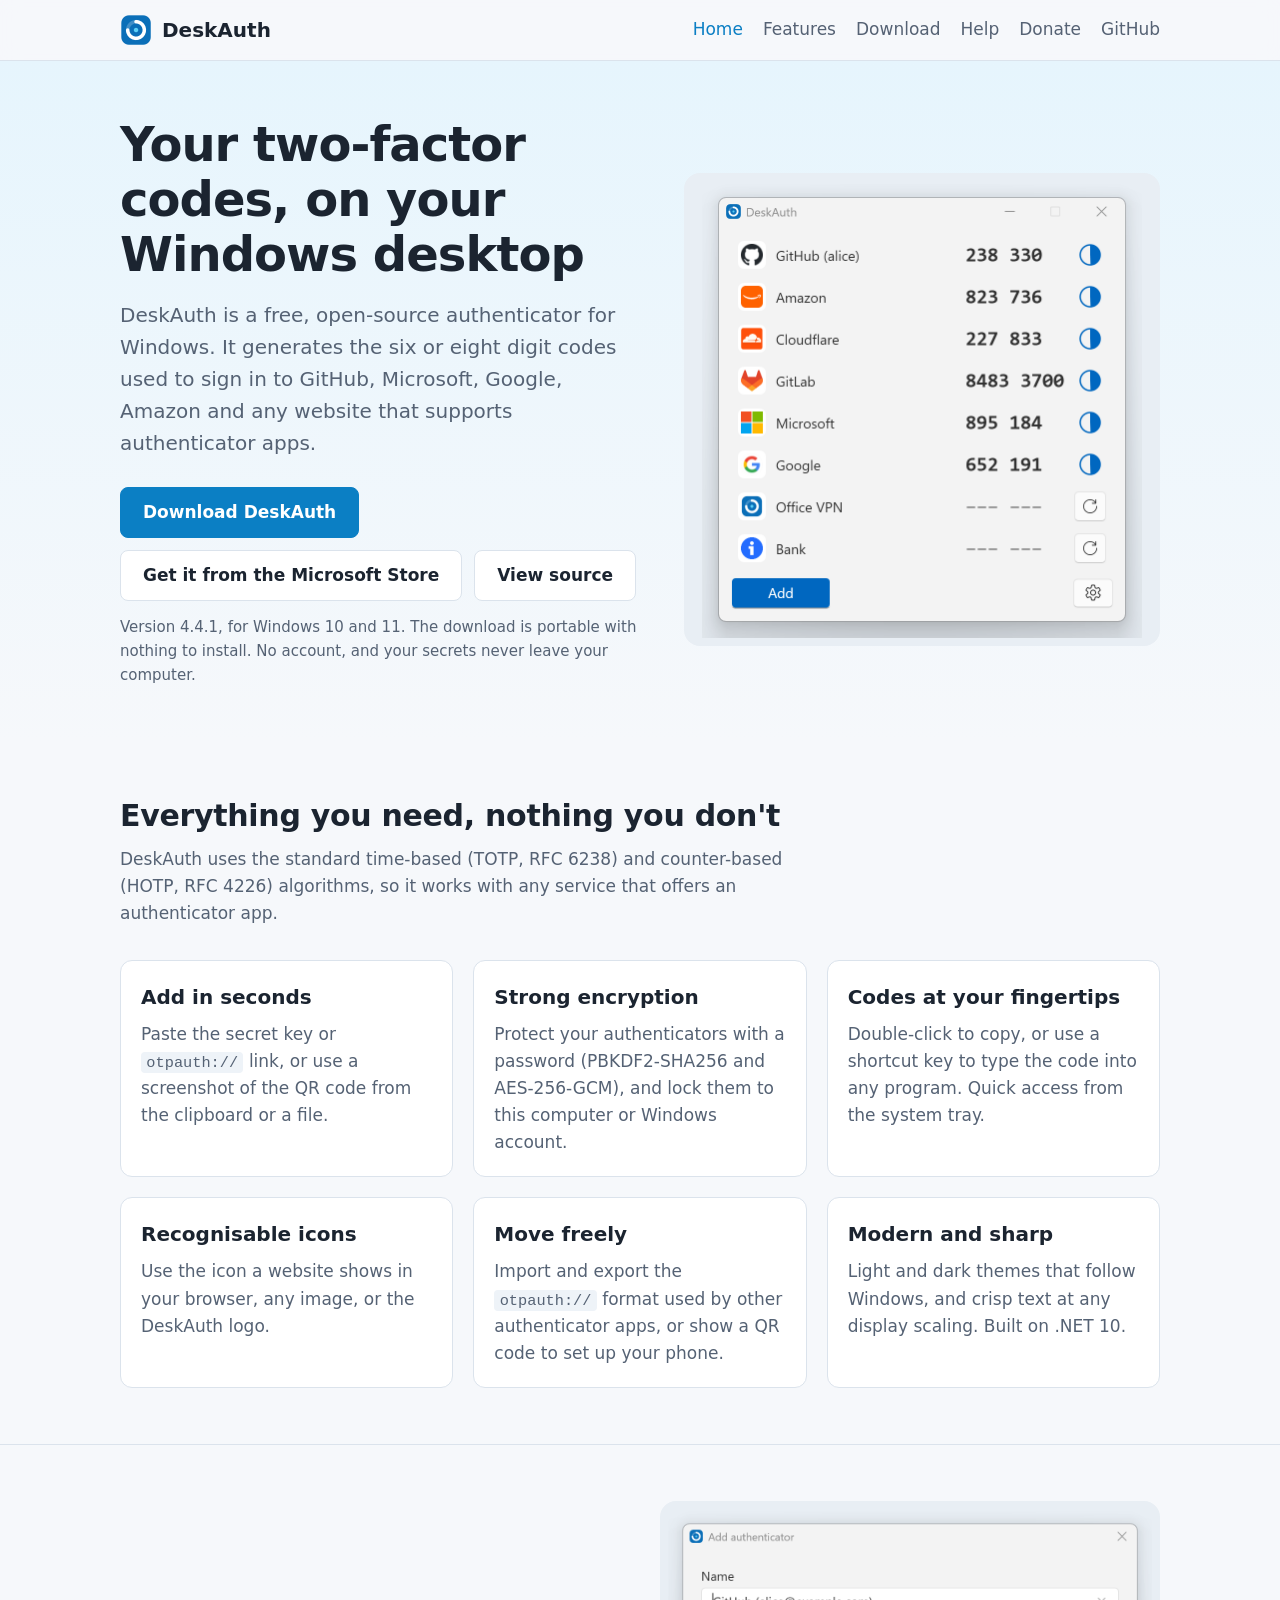
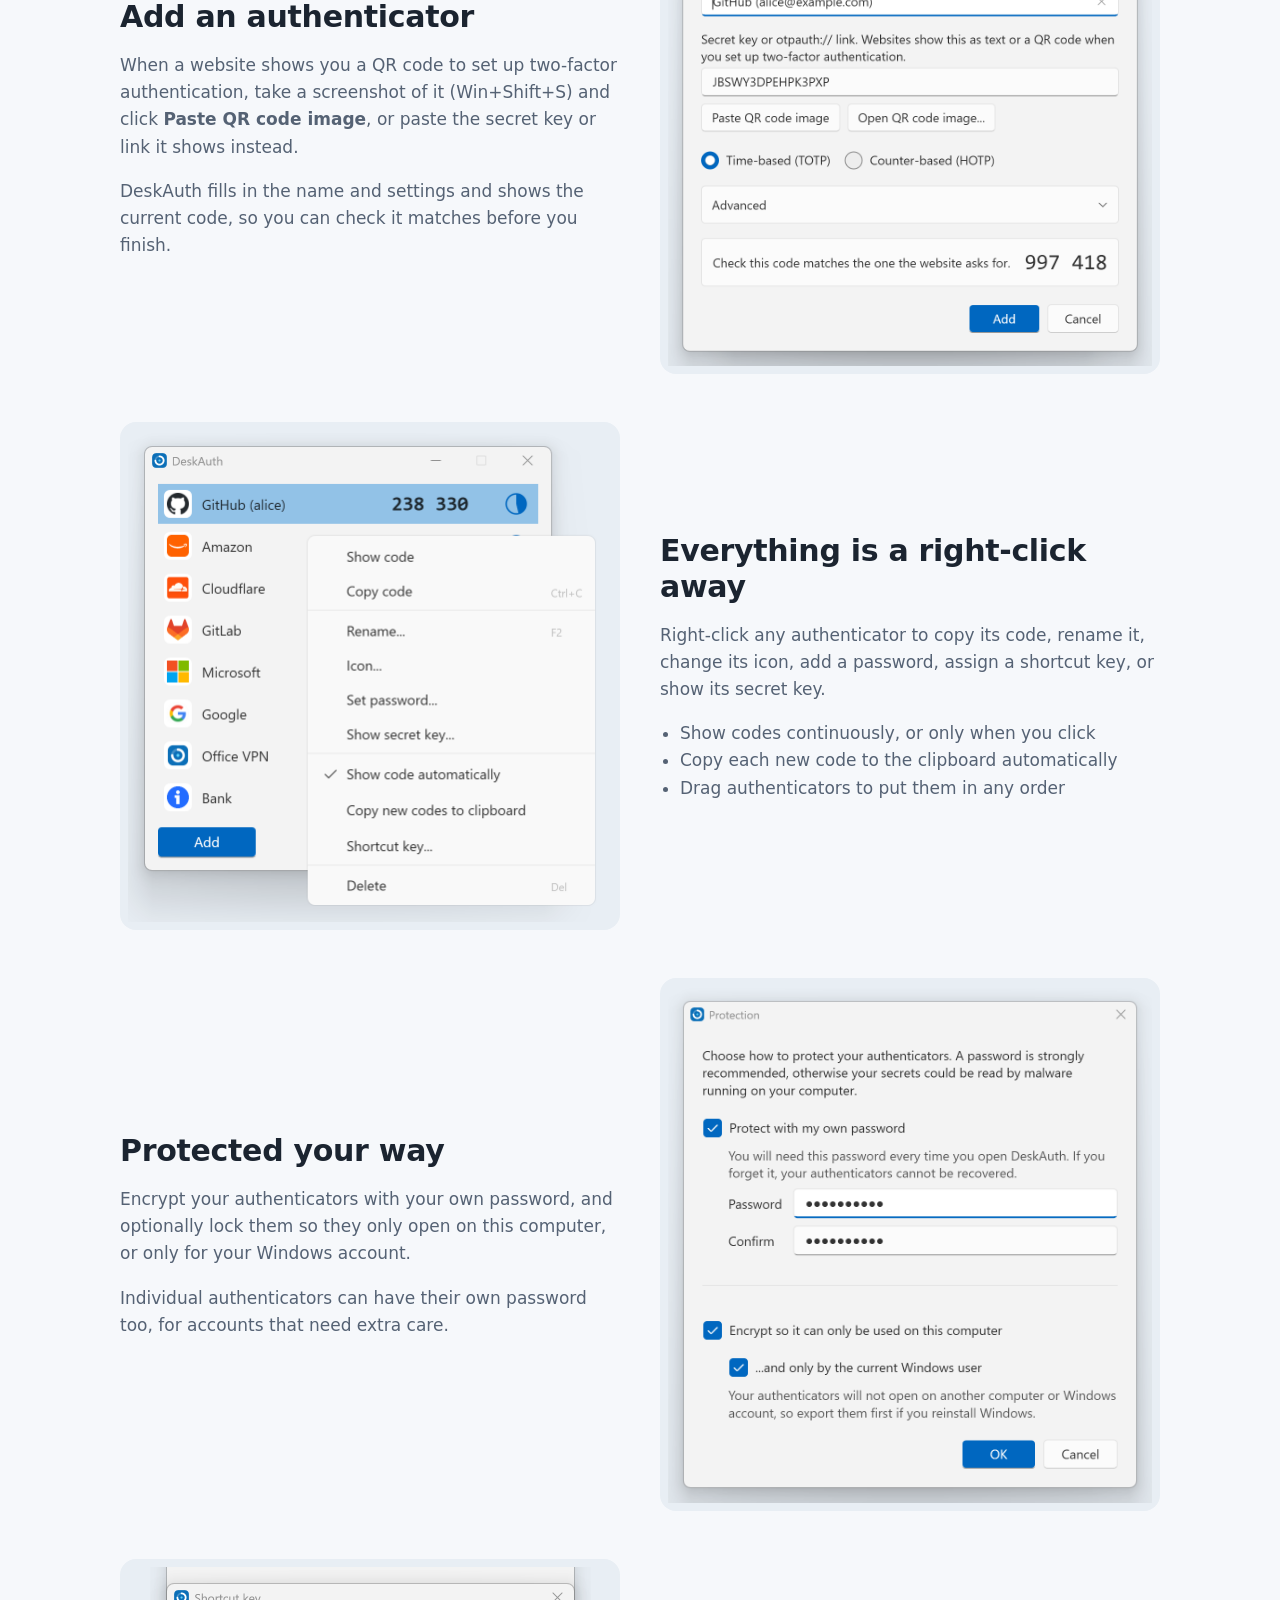
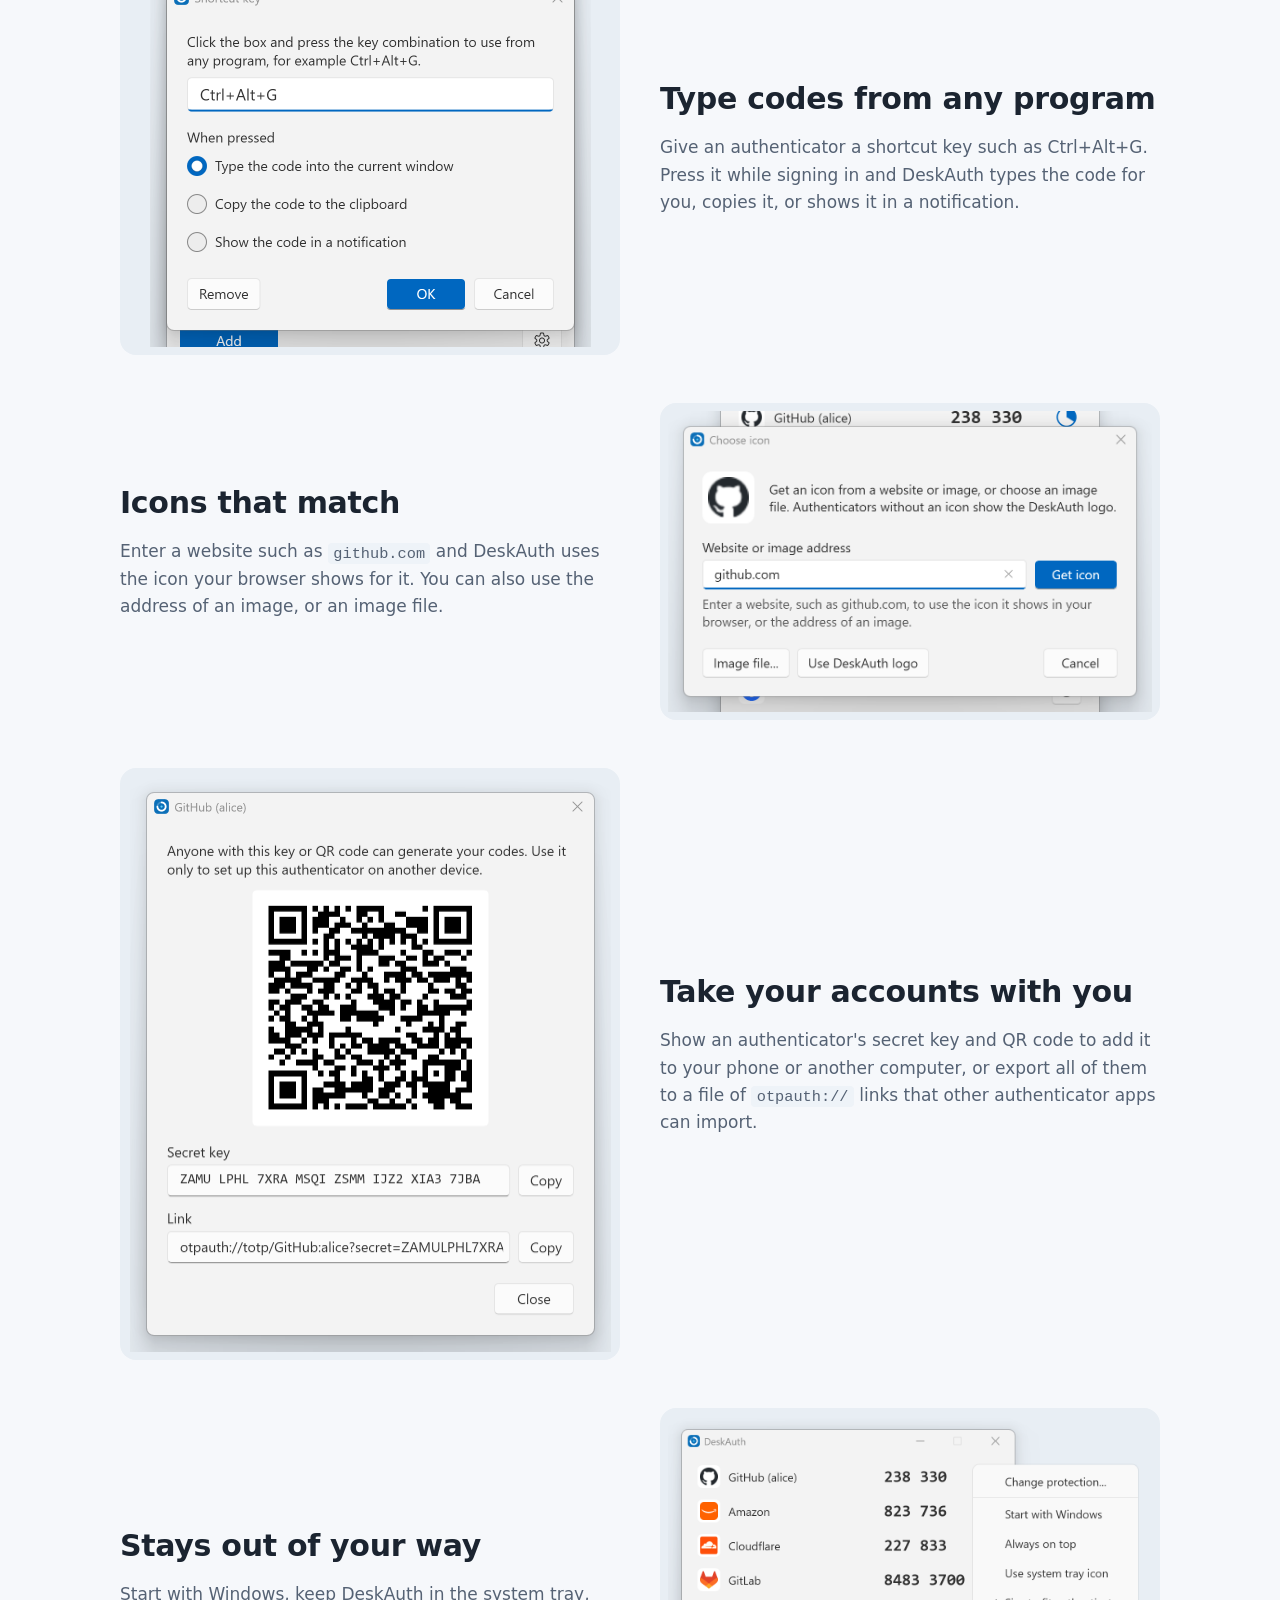
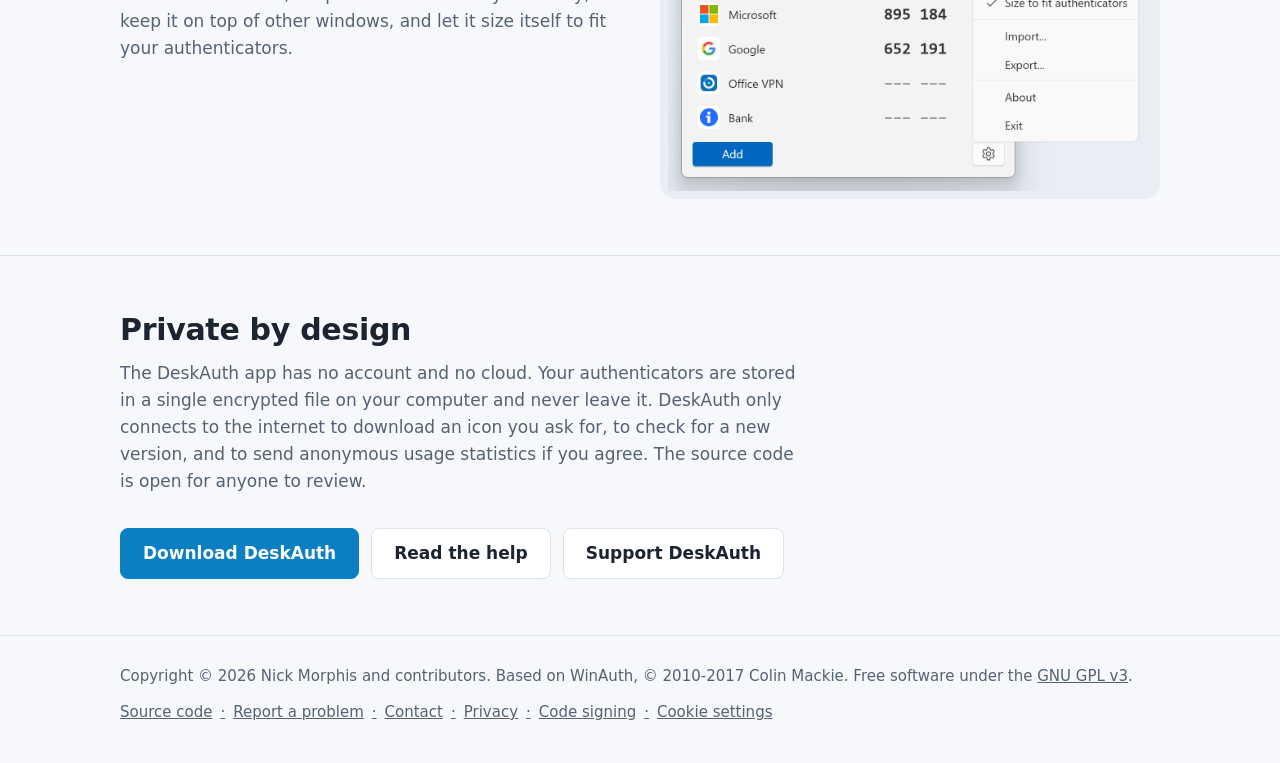
<file: docs/index.html>
<!doctype html>
<html lang="en">
<head>
  <meta charset="utf-8">
  <meta name="viewport" content="width=device-width, initial-scale=1">
  <title>DeskAuth - Two-factor authenticator for Windows</title>
  <meta name="description" content="DeskAuth is a free, open-source two-factor authenticator for Windows. It generates TOTP and HOTP codes for GitHub, Microsoft, Google, Amazon and any site that supports authenticator apps.">
  <meta name="color-scheme" content="light dark">
  <link rel="canonical" href="https://deskauth.com/">
  <link rel="icon" href="favicon.ico">
  <link rel="stylesheet" href="css/site.css">
  <script src="js/analytics.js" defer></script>
</head>
<body>
  <header class="site-header">
    <div class="container">
      <a class="brand" href="index.html"><img src="images/logo-64.png" alt="" width="32" height="32">DeskAuth</a>
      <nav class="site-nav" aria-label="Main">
        <a href="index.html" aria-current="page">Home</a>
        <a href="#features">Features</a>
        <a href="download.html">Download</a>
        <a href="help.html">Help</a>
        <a href="donate.html">Donate</a>
        <a href="https://github.com/DeskAuth/DeskAuth">GitHub</a>
      </nav>
    </div>
  </header>

  <main>
    <div class="hero">
      <div class="container">
        <div>
          <h1>Your two-factor codes, on your Windows desktop</h1>
          <p class="lead">DeskAuth is a free, open-source authenticator for Windows. It generates the six or eight digit codes used to sign in to GitHub, Microsoft, Google, Amazon and any website that supports authenticator apps.</p>
          <div class="buttons">
            <a class="button primary" href="download.html">Download DeskAuth</a>
            <a class="button" href="https://apps.microsoft.com/detail/9p5n2stqrr5q">Get it from the Microsoft Store</a>
            <a class="button" href="https://github.com/DeskAuth/DeskAuth">View source</a>
          </div>
          <p class="note">Version <span data-version>4.4.1</span>, for Windows 10 and 11. The download is portable with nothing to install. No account, and your secrets never leave your computer.</p>
        </div>
        <div class="hero-shot stage">
          <picture>
            <source srcset="images/screenshots/main-dark.png" media="(prefers-color-scheme: dark)">
            <img src="images/screenshots/main.png" width="441" height="458" alt="The DeskAuth window showing codes for GitHub, Amazon, Cloudflare, GitLab, Microsoft and Google">
          </picture>
        </div>
      </div>
    </div>

    <section id="features">
      <div class="container">
        <h2>Everything you need, nothing you don't</h2>
        <p class="section-intro">DeskAuth uses the standard time-based (TOTP, RFC 6238) and counter-based (HOTP, RFC 4226) algorithms, so it works with any service that offers an authenticator app.</p>
        <div class="feature-grid">
          <div class="feature">
            <h3>Add in seconds</h3>
            <p>Paste the secret key or <code>otpauth://</code> link, or use a screenshot of the QR code from the clipboard or a file.</p>
          </div>
          <div class="feature">
            <h3>Strong encryption</h3>
            <p>Protect your authenticators with a password (PBKDF2-SHA256 and AES-256-GCM), and lock them to this computer or Windows account.</p>
          </div>
          <div class="feature">
            <h3>Codes at your fingertips</h3>
            <p>Double-click to copy, or use a shortcut key to type the code into any program. Quick access from the system tray.</p>
          </div>
          <div class="feature">
            <h3>Recognisable icons</h3>
            <p>Use the icon a website shows in your browser, any image, or the DeskAuth logo.</p>
          </div>
          <div class="feature">
            <h3>Move freely</h3>
            <p>Import and export the <code>otpauth://</code> format used by other authenticator apps, or show a QR code to set up your phone.</p>
          </div>
          <div class="feature">
            <h3>Modern and sharp</h3>
            <p>Light and dark themes that follow Windows, and crisp text at any display scaling. Built on .NET 10.</p>
          </div>
        </div>
      </div>
    </section>

    <section>
      <div class="container">
        <div class="showcase">
          <div class="showcase-text">
            <h2>Add an authenticator</h2>
            <p>When a website shows you a QR code to set up two-factor authentication, take a screenshot of it (Win+Shift+S) and click <strong>Paste QR code image</strong>, or paste the secret key or link it shows instead.</p>
            <p>DeskAuth fills in the name and settings and shows the current code, so you can check it matches before you finish.</p>
          </div>
          <div class="stage">
            <picture>
              <source srcset="images/screenshots/add-dark.png" media="(prefers-color-scheme: dark)">
              <img src="images/screenshots/add.png" width="541" height="510" alt="The Add authenticator dialog with a GitHub link filled in and the current code shown" loading="lazy">
            </picture>
          </div>
        </div>

        <div class="showcase reverse">
          <div class="showcase-text">
            <h2>Everything is a right-click away</h2>
            <p>Right-click any authenticator to copy its code, rename it, change its icon, add a password, assign a shortcut key, or show its secret key.</p>
            <ul>
              <li>Show codes continuously, or only when you click</li>
              <li>Copy each new code to the clipboard automatically</li>
              <li>Drag authenticators to put them in any order</li>
            </ul>
          </div>
          <div class="stage">
            <picture>
              <source srcset="images/screenshots/menu-dark.png" media="(prefers-color-scheme: dark)">
              <img src="images/screenshots/menu.png" width="485" height="493" alt="The right-click menu for an authenticator" loading="lazy">
            </picture>
          </div>
        </div>

        <div class="showcase">
          <div class="showcase-text">
            <h2>Protected your way</h2>
            <p>Encrypt your authenticators with your own password, and optionally lock them so they only open on this computer, or only for your Windows account.</p>
            <p>Individual authenticators can have their own password too, for accounts that need extra care.</p>
          </div>
          <div class="stage">
            <picture>
              <source srcset="images/screenshots/protection-dark.png" media="(prefers-color-scheme: dark)">
              <img src="images/screenshots/protection.png" width="521" height="557" alt="The Protection dialog with password and Windows account options" loading="lazy">
            </picture>
          </div>
        </div>

        <div class="showcase reverse">
          <div class="showcase-text">
            <h2>Type codes from any program</h2>
            <p>Give an authenticator a shortcut key such as Ctrl+Alt+G. Press it while signing in and DeskAuth types the code for you, copies it, or shows it in a notification.</p>
          </div>
          <div class="stage">
            <picture>
              <source srcset="images/screenshots/hotkey-dark.png" media="(prefers-color-scheme: dark)">
              <img src="images/screenshots/hotkey.png" width="441" height="380" alt="The Shortcut key dialog set to Ctrl+Alt+G" loading="lazy">
            </picture>
          </div>
        </div>

        <div class="showcase">
          <div class="showcase-text">
            <h2>Icons that match</h2>
            <p>Enter a website such as <code>github.com</code> and DeskAuth uses the icon your browser shows for it. You can also use the address of an image, or an image file.</p>
          </div>
          <div class="stage">
            <picture>
              <source srcset="images/screenshots/icon-dark.png" media="(prefers-color-scheme: dark)">
              <img src="images/screenshots/icon.png" width="521" height="324" alt="The Choose icon dialog with github.com entered" loading="lazy">
            </picture>
          </div>
        </div>

        <div class="showcase reverse">
          <div class="showcase-text">
            <h2>Take your accounts with you</h2>
            <p>Show an authenticator's secret key and QR code to add it to your phone or another computer, or export all of them to a file of <code>otpauth://</code> links that other authenticator apps can import.</p>
          </div>
          <div class="stage">
            <picture>
              <source srcset="images/screenshots/secret-dark.png" media="(prefers-color-scheme: dark)">
              <img src="images/screenshots/secret.png" width="481" height="576" alt="The secret key dialog showing a QR code, the key and the otpauth link" loading="lazy">
            </picture>
          </div>
        </div>

        <div class="showcase">
          <div class="showcase-text">
            <h2>Stays out of your way</h2>
            <p>Start with Windows, keep DeskAuth in the system tray, keep it on top of other windows, and let it size itself to fit your authenticators.</p>
          </div>
          <div class="stage">
            <picture>
              <source srcset="images/screenshots/options-dark.png" media="(prefers-color-scheme: dark)">
              <img src="images/screenshots/options.png" width="592" height="458" alt="The options menu" loading="lazy">
            </picture>
          </div>
        </div>
      </div>
    </section>

    <section>
      <div class="container">
        <h2>Private by design</h2>
        <p class="section-intro">The DeskAuth app has no account and no cloud. Your authenticators are stored in a single encrypted file on your computer and never leave it. DeskAuth only connects to the internet to download an icon you ask for, to check for a new version, and to send anonymous usage statistics if you agree. The source code is open for anyone to review.</p>
        <div class="buttons">
          <a class="button primary" href="download.html">Download DeskAuth</a>
          <a class="button" href="help.html">Read the help</a>
          <a class="button" href="donate.html">Support DeskAuth</a>
        </div>
      </div>
    </section>
  </main>

  <footer class="site-footer">
    <div class="container">
      <span>Copyright &copy; 2026 Nick Morphis and contributors. Based on WinAuth, &copy; 2010-2017 Colin Mackie. Free software under the <a href="https://github.com/DeskAuth/DeskAuth/blob/main/LICENSE">GNU GPL v3</a>.</span>
      <span class="footer-links"><a href="https://github.com/DeskAuth/DeskAuth">Source code</a><a href="https://github.com/DeskAuth/DeskAuth/issues">Report a problem</a><a href="mailto:contact@deskauth.com">Contact</a><a href="privacy.html">Privacy</a><a href="code-signing.html">Code signing</a><a href="privacy.html#choices" data-cookie-settings>Cookie settings</a></span>
    </div>
  </footer>
</body>
</html>
</file>
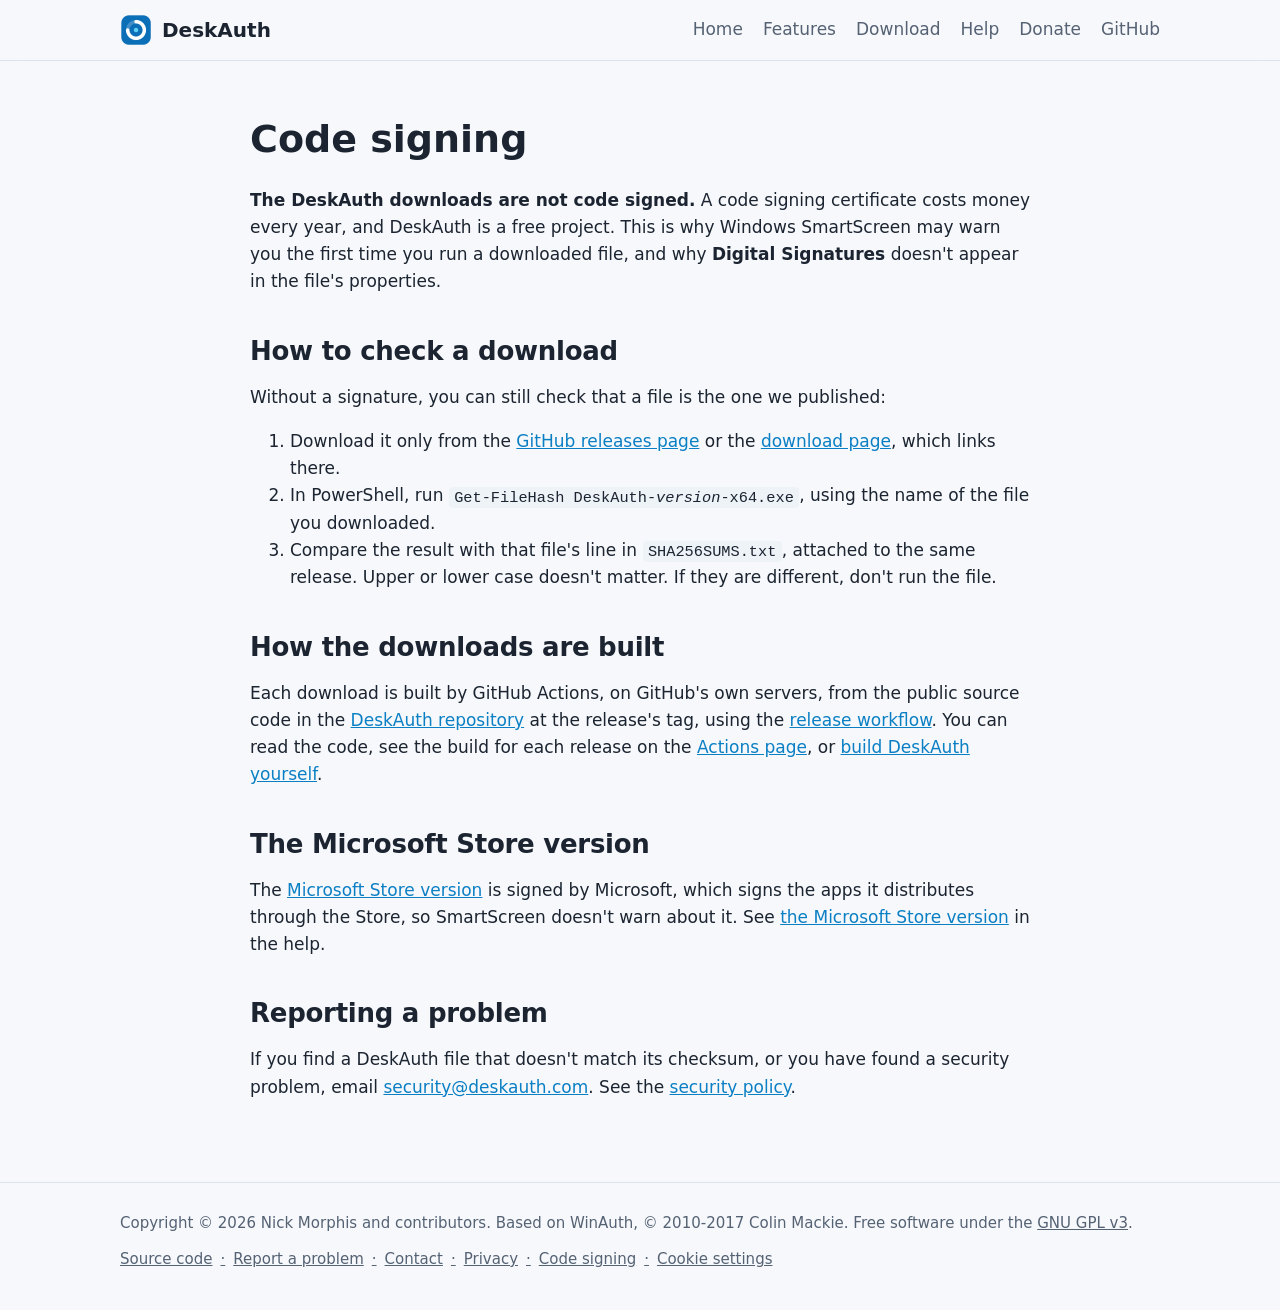
<file: docs/code-signing.html>
<!doctype html>
<html lang="en">
<head>
  <meta charset="utf-8">
  <meta name="viewport" content="width=device-width, initial-scale=1">
  <title>Code signing - DeskAuth</title>
  <meta name="description" content="DeskAuth downloads are not code signed. How they are built, and how to check a download.">
  <meta name="color-scheme" content="light dark">
  <link rel="canonical" href="https://deskauth.com/code-signing.html">
  <link rel="icon" href="favicon.ico">
  <link rel="stylesheet" href="css/site.css">
  <script src="js/analytics.js" defer></script>
</head>
<body>
  <header class="site-header">
    <div class="container">
      <a class="brand" href="index.html"><img src="images/logo-64.png" alt="" width="32" height="32">DeskAuth</a>
      <nav class="site-nav" aria-label="Main">
        <a href="index.html">Home</a>
        <a href="index.html#features">Features</a>
        <a href="download.html">Download</a>
        <a href="help.html">Help</a>
        <a href="donate.html">Donate</a>
        <a href="https://github.com/DeskAuth/DeskAuth">GitHub</a>
      </nav>
    </div>
  </header>

  <main class="page">
    <div class="container">
      <h1>Code signing</h1>
      <p><strong>The DeskAuth downloads are not code signed.</strong> A code signing certificate costs money every year, and DeskAuth is a free project. This is why Windows SmartScreen may warn you the first time you run a downloaded file, and why <strong>Digital Signatures</strong> doesn't appear in the file's properties.</p>

      <h2 id="check">How to check a download</h2>
      <p>Without a signature, you can still check that a file is the one we published:</p>
      <ol>
        <li>Download it only from the <a href="https://github.com/DeskAuth/DeskAuth/releases">GitHub releases page</a> or the <a href="download.html">download page</a>, which links there.</li>
        <li>In PowerShell, run <code>Get-FileHash DeskAuth-<em>version</em>-x64.exe</code>, using the name of the file you downloaded.</li>
        <li>Compare the result with that file's line in <code>SHA256SUMS.txt</code>, attached to the same release. Upper or lower case doesn't matter. If they are different, don't run the file.</li>
      </ol>

      <h2 id="built">How the downloads are built</h2>
      <p>Each download is built by GitHub Actions, on GitHub's own servers, from the public source code in the <a href="https://github.com/DeskAuth/DeskAuth">DeskAuth repository</a> at the release's tag, using the <a href="https://github.com/DeskAuth/DeskAuth/blob/main/.github/workflows/release.yml">release workflow</a>. You can read the code, see the build for each release on the <a href="https://github.com/DeskAuth/DeskAuth/actions">Actions page</a>, or <a href="https://github.com/DeskAuth/DeskAuth/blob/main/COMPILING.md">build DeskAuth yourself</a>.</p>

      <h2 id="store">The Microsoft Store version</h2>
      <p>The <a href="https://apps.microsoft.com/detail/9p5n2stqrr5q">Microsoft Store version</a> is signed by Microsoft, which signs the apps it distributes through the Store, so SmartScreen doesn't warn about it. See <a href="help.html#store">the Microsoft Store version</a> in the help.</p>

      <h2 id="problems">Reporting a problem</h2>
      <p>If you find a DeskAuth file that doesn't match its checksum, or you have found a security problem, email <a href="mailto:security@deskauth.com">security@deskauth.com</a>. See the <a href="https://github.com/DeskAuth/DeskAuth/blob/main/SECURITY.md">security policy</a>.</p>
    </div>
  </main>

  <footer class="site-footer">
    <div class="container">
      <span>Copyright &copy; 2026 Nick Morphis and contributors. Based on WinAuth, &copy; 2010-2017 Colin Mackie. Free software under the <a href="https://github.com/DeskAuth/DeskAuth/blob/main/LICENSE">GNU GPL v3</a>.</span>
      <span class="footer-links"><a href="https://github.com/DeskAuth/DeskAuth">Source code</a><a href="https://github.com/DeskAuth/DeskAuth/issues">Report a problem</a><a href="mailto:contact@deskauth.com">Contact</a><a href="privacy.html">Privacy</a><a href="code-signing.html">Code signing</a><a href="privacy.html#choices" data-cookie-settings>Cookie settings</a></span>
    </div>
  </footer>
</body>
</html>
</file>
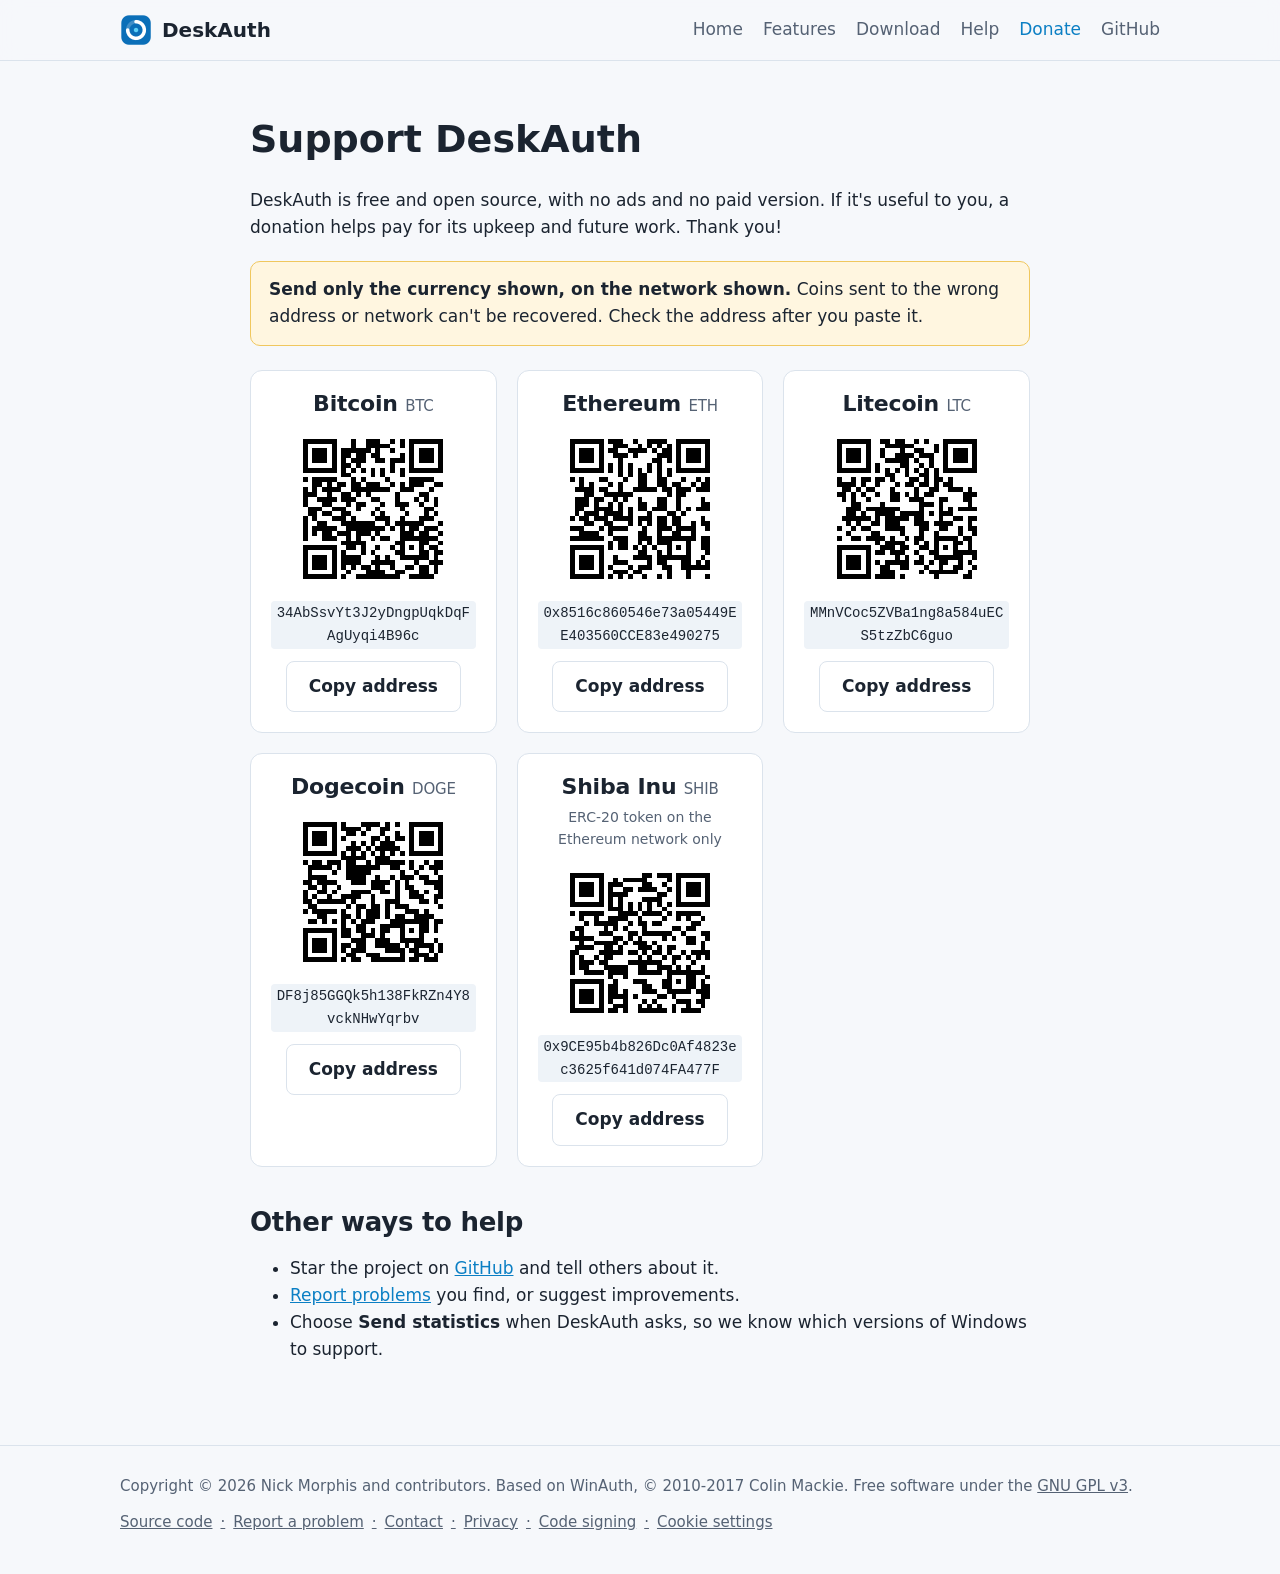
<file: docs/donate.html>
<!doctype html>
<html lang="en">
<head>
  <meta charset="utf-8">
  <meta name="viewport" content="width=device-width, initial-scale=1">
  <title>Donate - DeskAuth</title>
  <meta name="description" content="Support DeskAuth, the free open-source authenticator for Windows, with a cryptocurrency donation.">
  <meta name="color-scheme" content="light dark">
  <link rel="canonical" href="https://deskauth.com/donate.html">
  <link rel="icon" href="favicon.ico">
  <link rel="stylesheet" href="css/site.css">
  <script src="js/analytics.js" defer></script>
  <script src="js/donate.js" defer></script>
</head>
<body>
  <header class="site-header">
    <div class="container">
      <a class="brand" href="index.html"><img src="images/logo-64.png" alt="" width="32" height="32">DeskAuth</a>
      <nav class="site-nav" aria-label="Main">
        <a href="index.html">Home</a>
        <a href="index.html#features">Features</a>
        <a href="download.html">Download</a>
        <a href="help.html">Help</a>
        <a href="donate.html" aria-current="page">Donate</a>
        <a href="https://github.com/DeskAuth/DeskAuth">GitHub</a>
      </nav>
    </div>
  </header>

  <main class="page">
    <div class="container">
      <h1>Support DeskAuth</h1>
      <p>DeskAuth is free and open source, with no ads and no paid version. If it's useful to you, a donation helps pay for its upkeep and future work. Thank you!</p>

      <div class="callout">
        <p><strong>Send only the currency shown, on the network shown.</strong> Coins sent to the wrong address or network can't be recovered. Check the address after you paste it.</p>
      </div>

      <div class="donate-grid">
        <section class="donate-card" aria-labelledby="bitcoin">
          <h2 id="bitcoin">Bitcoin <span class="ticker">BTC</span></h2>
          <img src="images/donate/bitcoin.svg" width="160" height="160" alt="QR code for the Bitcoin address">
          <code class="address">34AbSsvYt3J2yDngpUqkDqFAgUyqi4B96c</code>
          <button type="button" class="button copy-address">Copy address</button>
        </section>

        <section class="donate-card" aria-labelledby="ethereum">
          <h2 id="ethereum">Ethereum <span class="ticker">ETH</span></h2>
          <img src="images/donate/ethereum.svg" width="160" height="160" alt="QR code for the Ethereum address">
          <code class="address">0x8516c860546e73a05449EE403560CCE83e490275</code>
          <button type="button" class="button copy-address">Copy address</button>
        </section>

        <section class="donate-card" aria-labelledby="litecoin">
          <h2 id="litecoin">Litecoin <span class="ticker">LTC</span></h2>
          <img src="images/donate/litecoin.svg" width="160" height="160" alt="QR code for the Litecoin address">
          <code class="address">MMnVCoc5ZVBa1ng8a584uECS5tzZbC6guo</code>
          <button type="button" class="button copy-address">Copy address</button>
        </section>

        <section class="donate-card" aria-labelledby="dogecoin">
          <h2 id="dogecoin">Dogecoin <span class="ticker">DOGE</span></h2>
          <img src="images/donate/dogecoin.svg" width="160" height="160" alt="QR code for the Dogecoin address">
          <code class="address">DF8j85GGQk5h138FkRZn4Y8vckNHwYqrbv</code>
          <button type="button" class="button copy-address">Copy address</button>
        </section>

        <section class="donate-card" aria-labelledby="shiba-inu">
          <h2 id="shiba-inu">Shiba Inu <span class="ticker">SHIB</span></h2>
          <p class="network">ERC-20 token on the Ethereum network only</p>
          <img src="images/donate/shiba-inu.svg" width="160" height="160" alt="QR code for the Shiba Inu address">
          <code class="address">0x9CE95b4b826Dc0Af4823ec3625f641d074FA477F</code>
          <button type="button" class="button copy-address">Copy address</button>
        </section>
      </div>

      <h2>Other ways to help</h2>
      <ul>
        <li>Star the project on <a href="https://github.com/DeskAuth/DeskAuth">GitHub</a> and tell others about it.</li>
        <li><a href="https://github.com/DeskAuth/DeskAuth/issues">Report problems</a> you find, or suggest improvements.</li>
        <li>Choose <strong>Send statistics</strong> when DeskAuth asks, so we know which versions of Windows to support.</li>
      </ul>
    </div>
  </main>

  <footer class="site-footer">
    <div class="container">
      <span>Copyright &copy; 2026 Nick Morphis and contributors. Based on WinAuth, &copy; 2010-2017 Colin Mackie. Free software under the <a href="https://github.com/DeskAuth/DeskAuth/blob/main/LICENSE">GNU GPL v3</a>.</span>
      <span class="footer-links"><a href="https://github.com/DeskAuth/DeskAuth">Source code</a><a href="https://github.com/DeskAuth/DeskAuth/issues">Report a problem</a><a href="mailto:contact@deskauth.com">Contact</a><a href="privacy.html">Privacy</a><a href="code-signing.html">Code signing</a><a href="privacy.html#choices" data-cookie-settings>Cookie settings</a></span>
    </div>
  </footer>
</body>
</html>
</file>
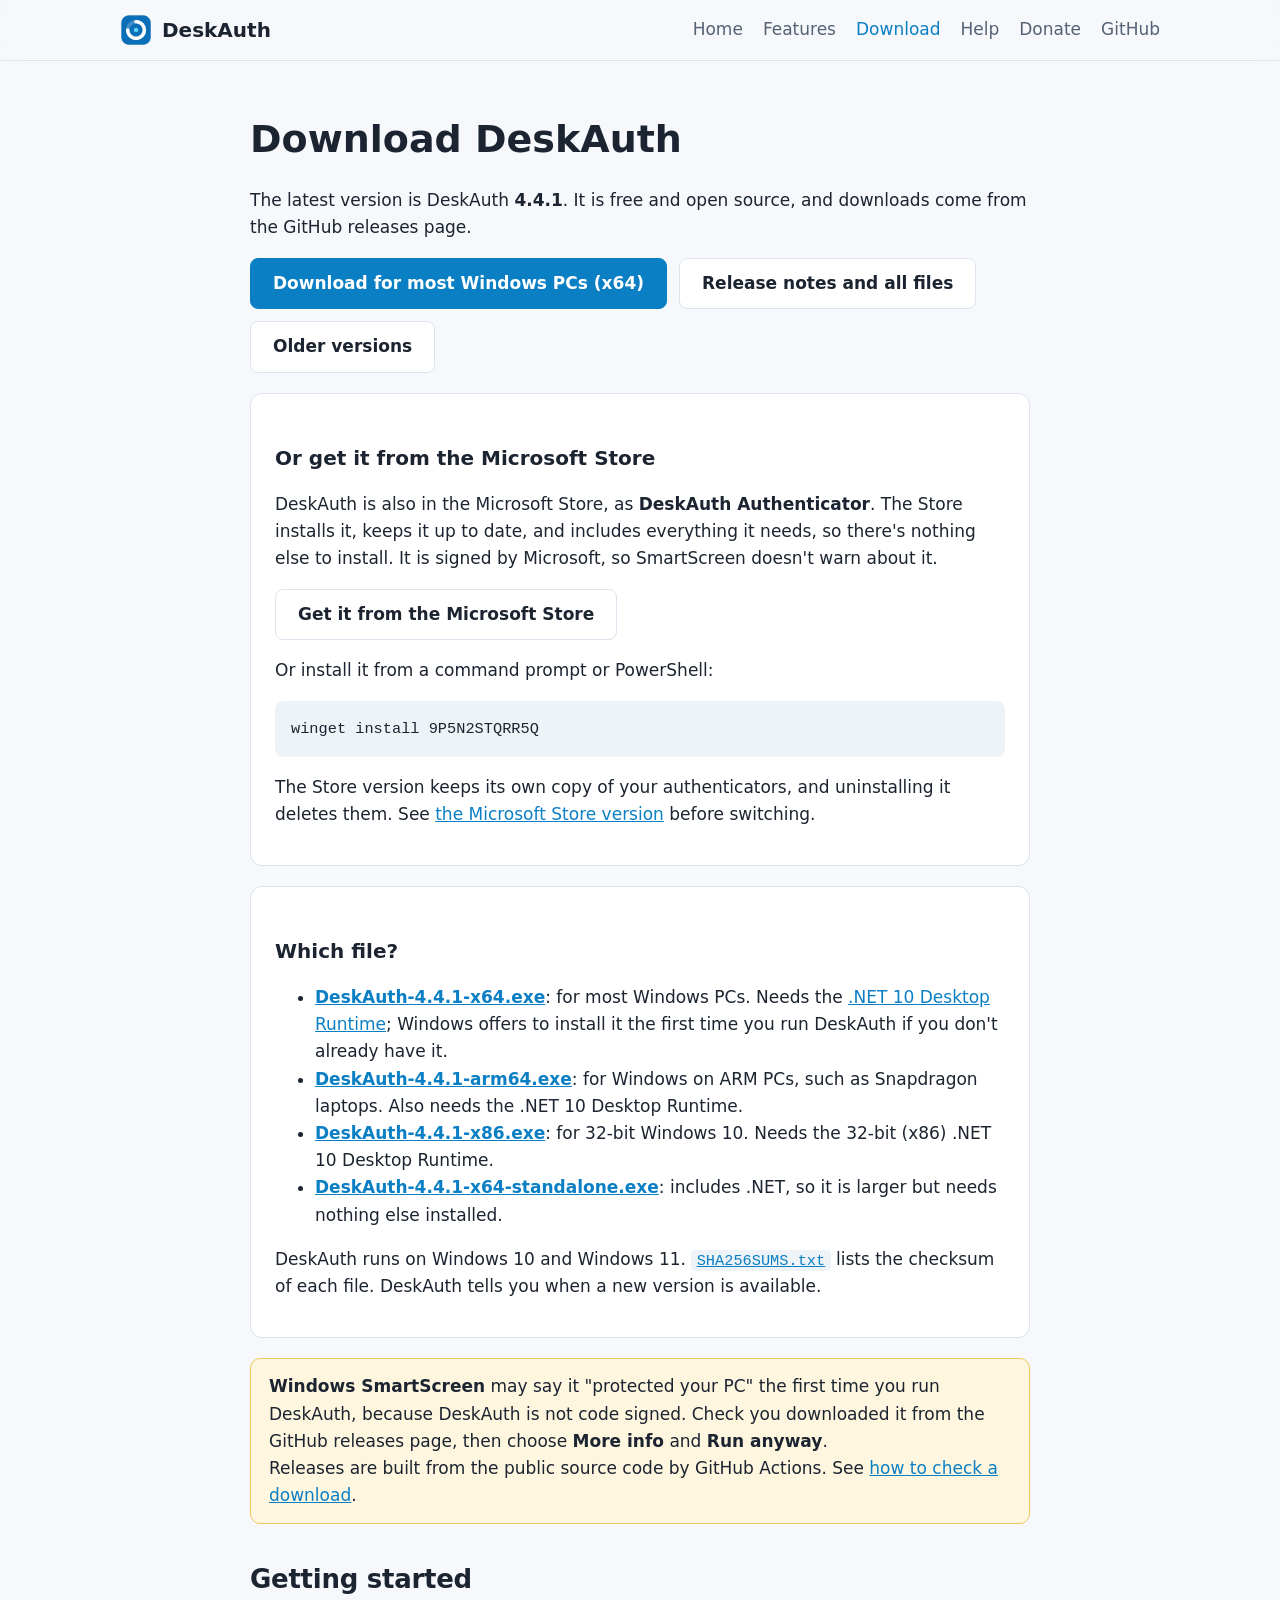
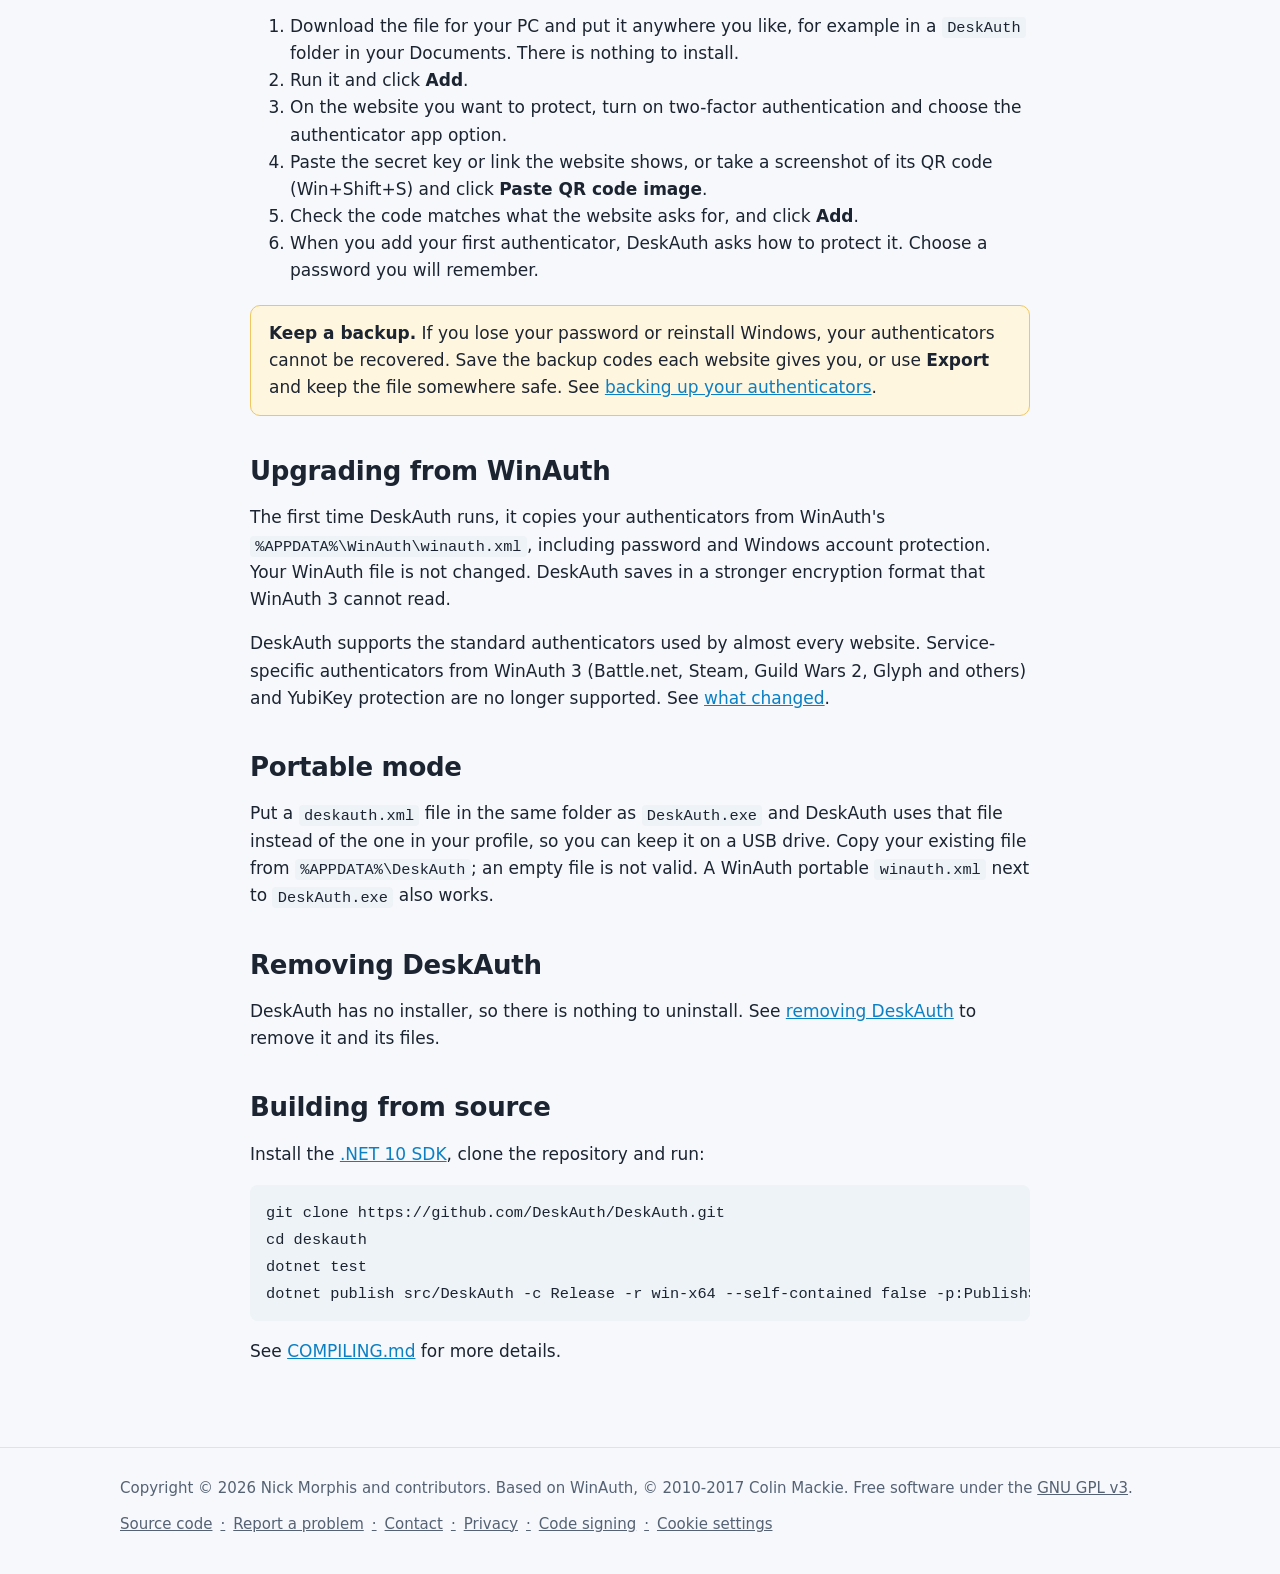
<file: docs/download.html>
<!doctype html>
<html lang="en">
<head>
  <meta charset="utf-8">
  <meta name="viewport" content="width=device-width, initial-scale=1">
  <title>Download - DeskAuth</title>
  <meta name="description" content="Download DeskAuth, the free open-source authenticator for Windows 10 and 11.">
  <meta name="color-scheme" content="light dark">
  <link rel="canonical" href="https://deskauth.com/download.html">
  <link rel="icon" href="favicon.ico">
  <link rel="stylesheet" href="css/site.css">
  <script src="js/analytics.js" defer></script>
</head>
<body>
  <header class="site-header">
    <div class="container">
      <a class="brand" href="index.html"><img src="images/logo-64.png" alt="" width="32" height="32">DeskAuth</a>
      <nav class="site-nav" aria-label="Main">
        <a href="index.html">Home</a>
        <a href="index.html#features">Features</a>
        <a href="download.html" aria-current="page">Download</a>
        <a href="help.html">Help</a>
        <a href="donate.html">Donate</a>
        <a href="https://github.com/DeskAuth/DeskAuth">GitHub</a>
      </nav>
    </div>
  </header>

  <main class="page">
    <div class="container">
      <h1>Download DeskAuth</h1>
      <p>The latest version is DeskAuth <strong data-version>4.4.1</strong>. It is free and open source, and downloads come from the GitHub releases page.</p>

      <div class="buttons">
        <a class="button primary" href="https://github.com/DeskAuth/DeskAuth/releases/download/v4.4.1/DeskAuth-4.4.1-x64.exe">Download for most Windows PCs (x64)</a>
        <a class="button" href="https://github.com/DeskAuth/DeskAuth/releases/tag/v4.4.1">Release notes and all files</a>
        <a class="button" href="https://github.com/DeskAuth/DeskAuth/releases">Older versions</a>
      </div>

      <div class="card" id="store">
        <h3>Or get it from the Microsoft Store</h3>
        <p>DeskAuth is also in the Microsoft Store, as <strong>DeskAuth Authenticator</strong>. The Store installs it, keeps it up to date, and includes everything it needs, so there's nothing else to install. It is signed by Microsoft, so SmartScreen doesn't warn about it.</p>
        <div class="buttons">
          <a class="button" href="https://apps.microsoft.com/detail/9p5n2stqrr5q">Get it from the Microsoft Store</a>
        </div>
        <p>Or install it from a command prompt or PowerShell:</p>
        <pre><code>winget install 9P5N2STQRR5Q</code></pre>
        <p>The Store version keeps its own copy of your authenticators, and uninstalling it deletes them. See <a href="help.html#store">the Microsoft Store version</a> before switching.</p>
      </div>

      <div class="card">
        <h3>Which file?</h3>
        <ul>
          <li><a href="https://github.com/DeskAuth/DeskAuth/releases/download/v4.4.1/DeskAuth-4.4.1-x64.exe"><strong>DeskAuth-4.4.1-x64.exe</strong></a>: for most Windows PCs. Needs the <a href="https://dotnet.microsoft.com/download/dotnet/10.0">.NET 10 Desktop Runtime</a>; Windows offers to install it the first time you run DeskAuth if you don't already have it.</li>
          <li><a href="https://github.com/DeskAuth/DeskAuth/releases/download/v4.4.1/DeskAuth-4.4.1-arm64.exe"><strong>DeskAuth-4.4.1-arm64.exe</strong></a>: for Windows on ARM PCs, such as Snapdragon laptops. Also needs the .NET 10 Desktop Runtime.</li>
          <li><a href="https://github.com/DeskAuth/DeskAuth/releases/download/v4.4.1/DeskAuth-4.4.1-x86.exe"><strong>DeskAuth-4.4.1-x86.exe</strong></a>: for 32-bit Windows 10. Needs the 32-bit (x86) .NET 10 Desktop Runtime.</li>
          <li><a href="https://github.com/DeskAuth/DeskAuth/releases/download/v4.4.1/DeskAuth-4.4.1-x64-standalone.exe"><strong>DeskAuth-4.4.1-x64-standalone.exe</strong></a>: includes .NET, so it is larger but needs nothing else installed.</li>
        </ul>
        <p>DeskAuth runs on Windows 10 and Windows 11. <a href="https://github.com/DeskAuth/DeskAuth/releases/download/v4.4.1/SHA256SUMS.txt"><code>SHA256SUMS.txt</code></a> lists the checksum of each file. DeskAuth tells you when a new version is available.</p>
      </div>

      <div class="callout">
        <p><strong>Windows SmartScreen</strong> may say it "protected your PC" the first time you run DeskAuth, because DeskAuth is not code signed. Check you downloaded it from the GitHub releases page, then choose <strong>More info</strong> and <strong>Run anyway</strong>.</p>
        <p>Releases are built from the public source code by GitHub Actions. See <a href="code-signing.html">how to check a download</a>.</p>
      </div>

      <h2>Getting started</h2>
      <ol>
        <li>Download the file for your PC and put it anywhere you like, for example in a <code>DeskAuth</code> folder in your Documents. There is nothing to install.</li>
        <li>Run it and click <strong>Add</strong>.</li>
        <li>On the website you want to protect, turn on two-factor authentication and choose the authenticator app option.</li>
        <li>Paste the secret key or link the website shows, or take a screenshot of its QR code (Win+Shift+S) and click <strong>Paste QR code image</strong>.</li>
        <li>Check the code matches what the website asks for, and click <strong>Add</strong>.</li>
        <li>When you add your first authenticator, DeskAuth asks how to protect it. Choose a password you will remember.</li>
      </ol>

      <div class="callout">
        <p><strong>Keep a backup.</strong> If you lose your password or reinstall Windows, your authenticators cannot be recovered. Save the backup codes each website gives you, or use <strong>Export</strong> and keep the file somewhere safe. See <a href="help.html#backups">backing up your authenticators</a>.</p>
      </div>

      <h2>Upgrading from WinAuth</h2>
      <p>The first time DeskAuth runs, it copies your authenticators from WinAuth's <code>%APPDATA%\WinAuth\winauth.xml</code>, including password and Windows account protection. Your WinAuth file is not changed. DeskAuth saves in a stronger encryption format that WinAuth 3 cannot read.</p>
      <p>DeskAuth supports the standard authenticators used by almost every website. Service-specific authenticators from WinAuth 3 (Battle.net, Steam, Guild Wars 2, Glyph and others) and YubiKey protection are no longer supported. See <a href="help.html#upgrading">what changed</a>.</p>

      <h2>Portable mode</h2>
      <p>Put a <code>deskauth.xml</code> file in the same folder as <code>DeskAuth.exe</code> and DeskAuth uses that file instead of the one in your profile, so you can keep it on a USB drive. Copy your existing file from <code>%APPDATA%\DeskAuth</code>; an empty file is not valid. A WinAuth portable <code>winauth.xml</code> next to <code>DeskAuth.exe</code> also works.</p>

      <h2 id="removing">Removing DeskAuth</h2>
      <p>DeskAuth has no installer, so there is nothing to uninstall. See <a href="help.html#removing">removing DeskAuth</a> to remove it and its files.</p>

      <h2>Building from source</h2>
      <p>Install the <a href="https://dotnet.microsoft.com/download/dotnet/10.0">.NET 10 SDK</a>, clone the repository and run:</p>
      <pre><code>git clone https://github.com/DeskAuth/DeskAuth.git
cd deskauth
dotnet test
dotnet publish src/DeskAuth -c Release -r win-x64 --self-contained false -p:PublishSingleFile=true -o publish</code></pre>
      <p>See <a href="https://github.com/DeskAuth/DeskAuth/blob/main/COMPILING.md">COMPILING.md</a> for more details.</p>
    </div>
  </main>

  <footer class="site-footer">
    <div class="container">
      <span>Copyright &copy; 2026 Nick Morphis and contributors. Based on WinAuth, &copy; 2010-2017 Colin Mackie. Free software under the <a href="https://github.com/DeskAuth/DeskAuth/blob/main/LICENSE">GNU GPL v3</a>.</span>
      <span class="footer-links"><a href="https://github.com/DeskAuth/DeskAuth">Source code</a><a href="https://github.com/DeskAuth/DeskAuth/issues">Report a problem</a><a href="mailto:contact@deskauth.com">Contact</a><a href="privacy.html">Privacy</a><a href="code-signing.html">Code signing</a><a href="privacy.html#choices" data-cookie-settings>Cookie settings</a></span>
    </div>
  </footer>
</body>
</html>
</file>
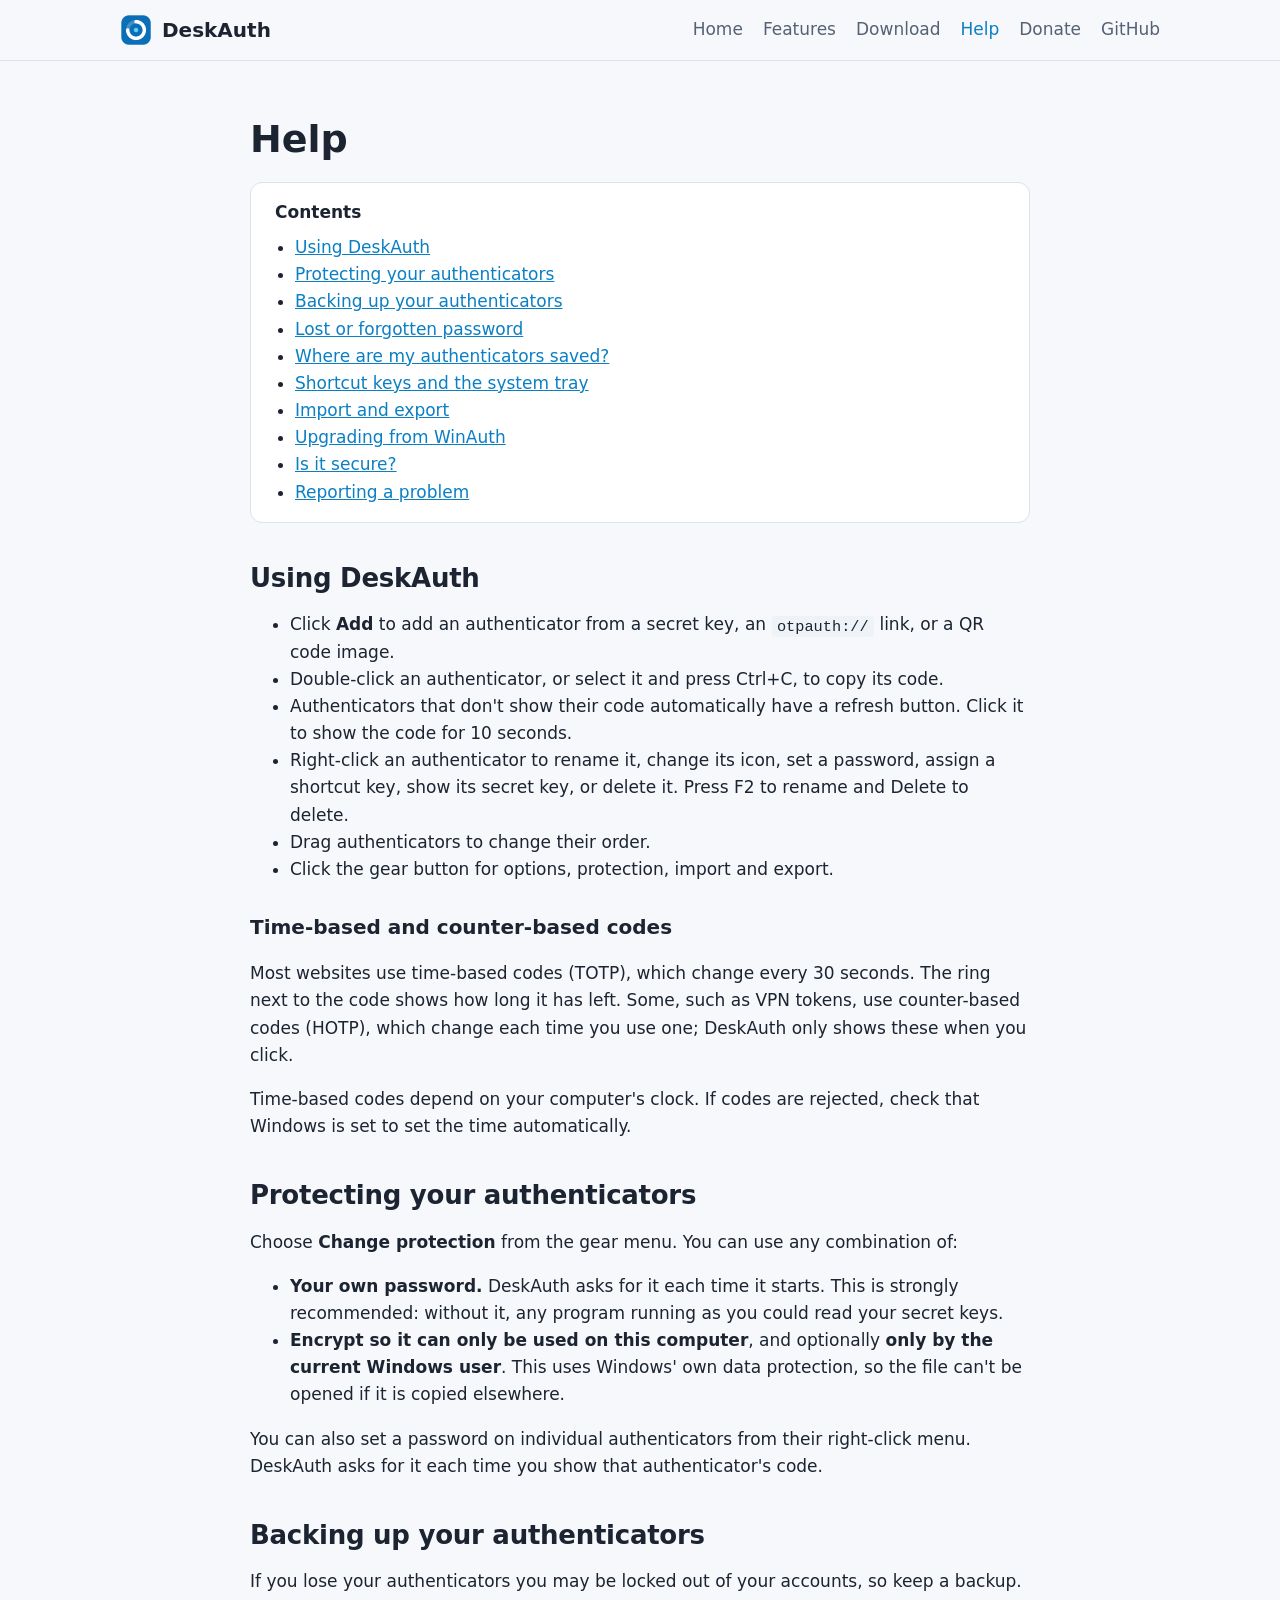
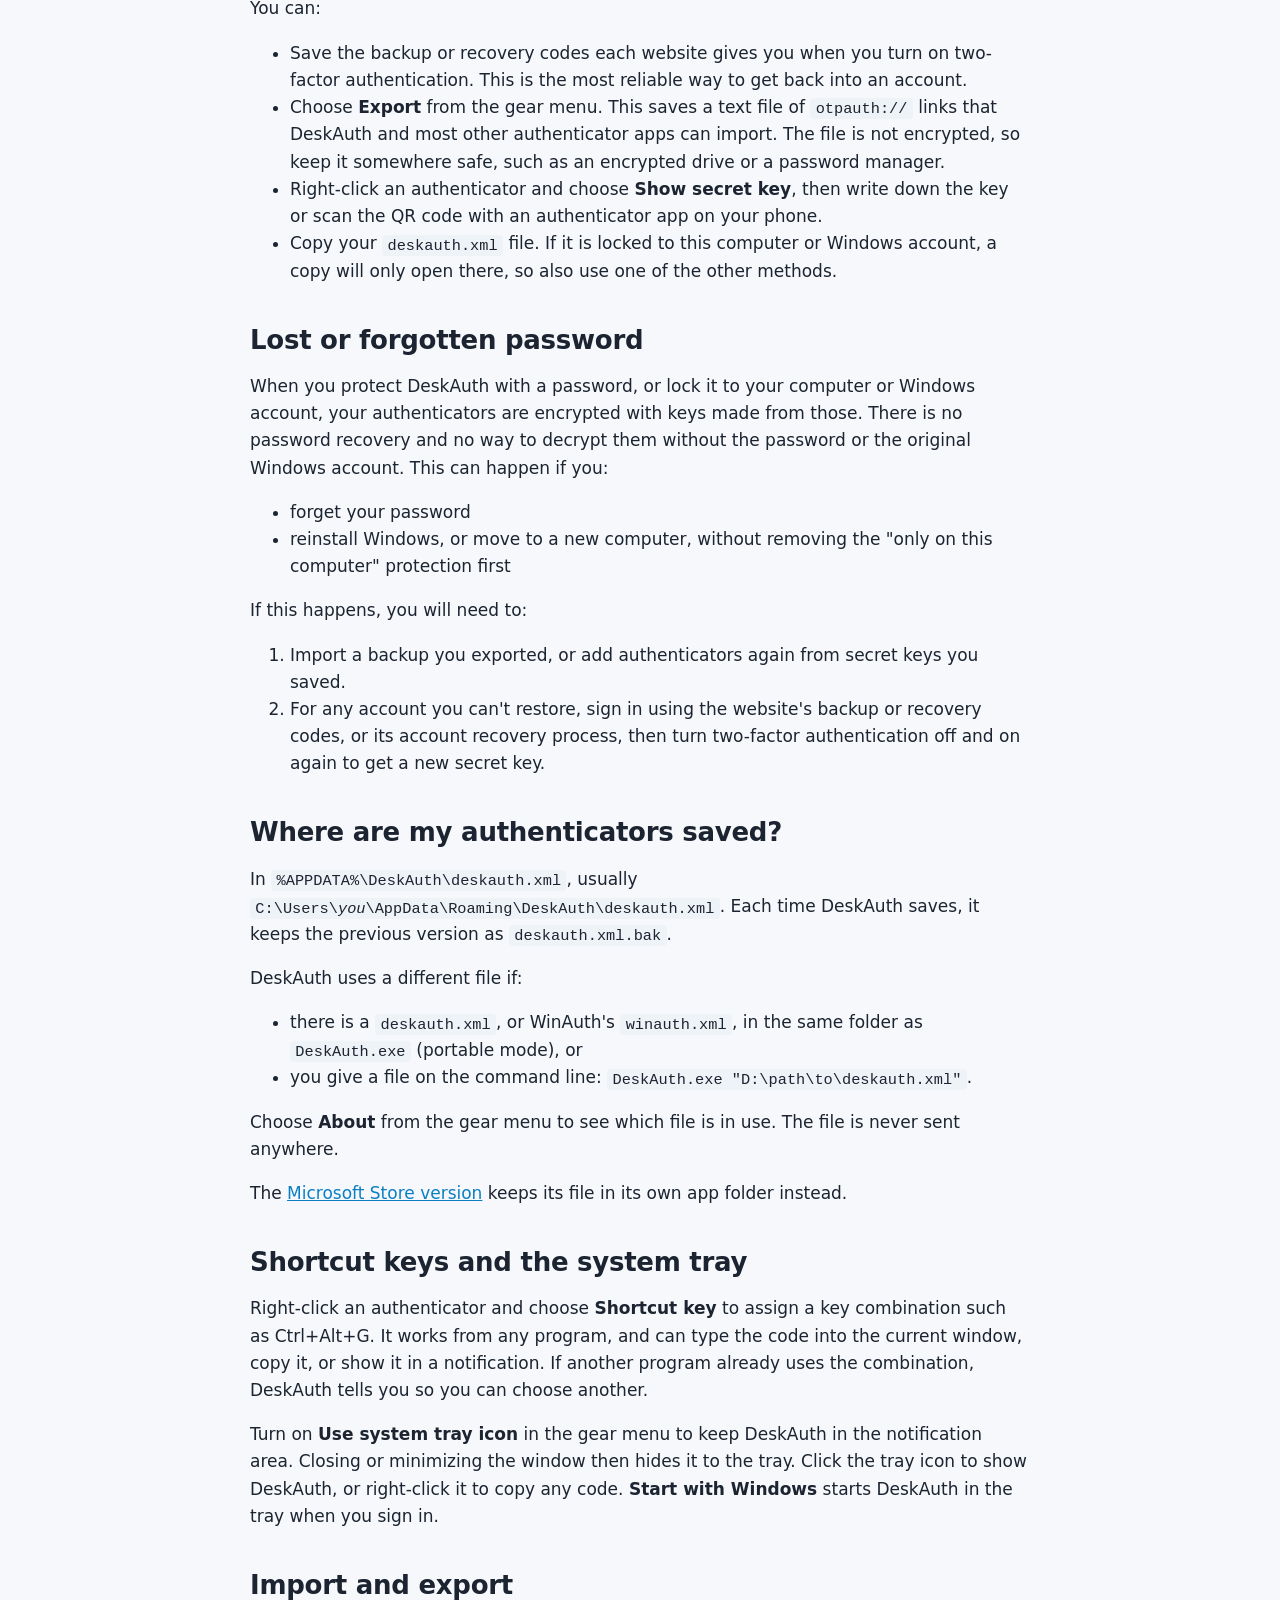
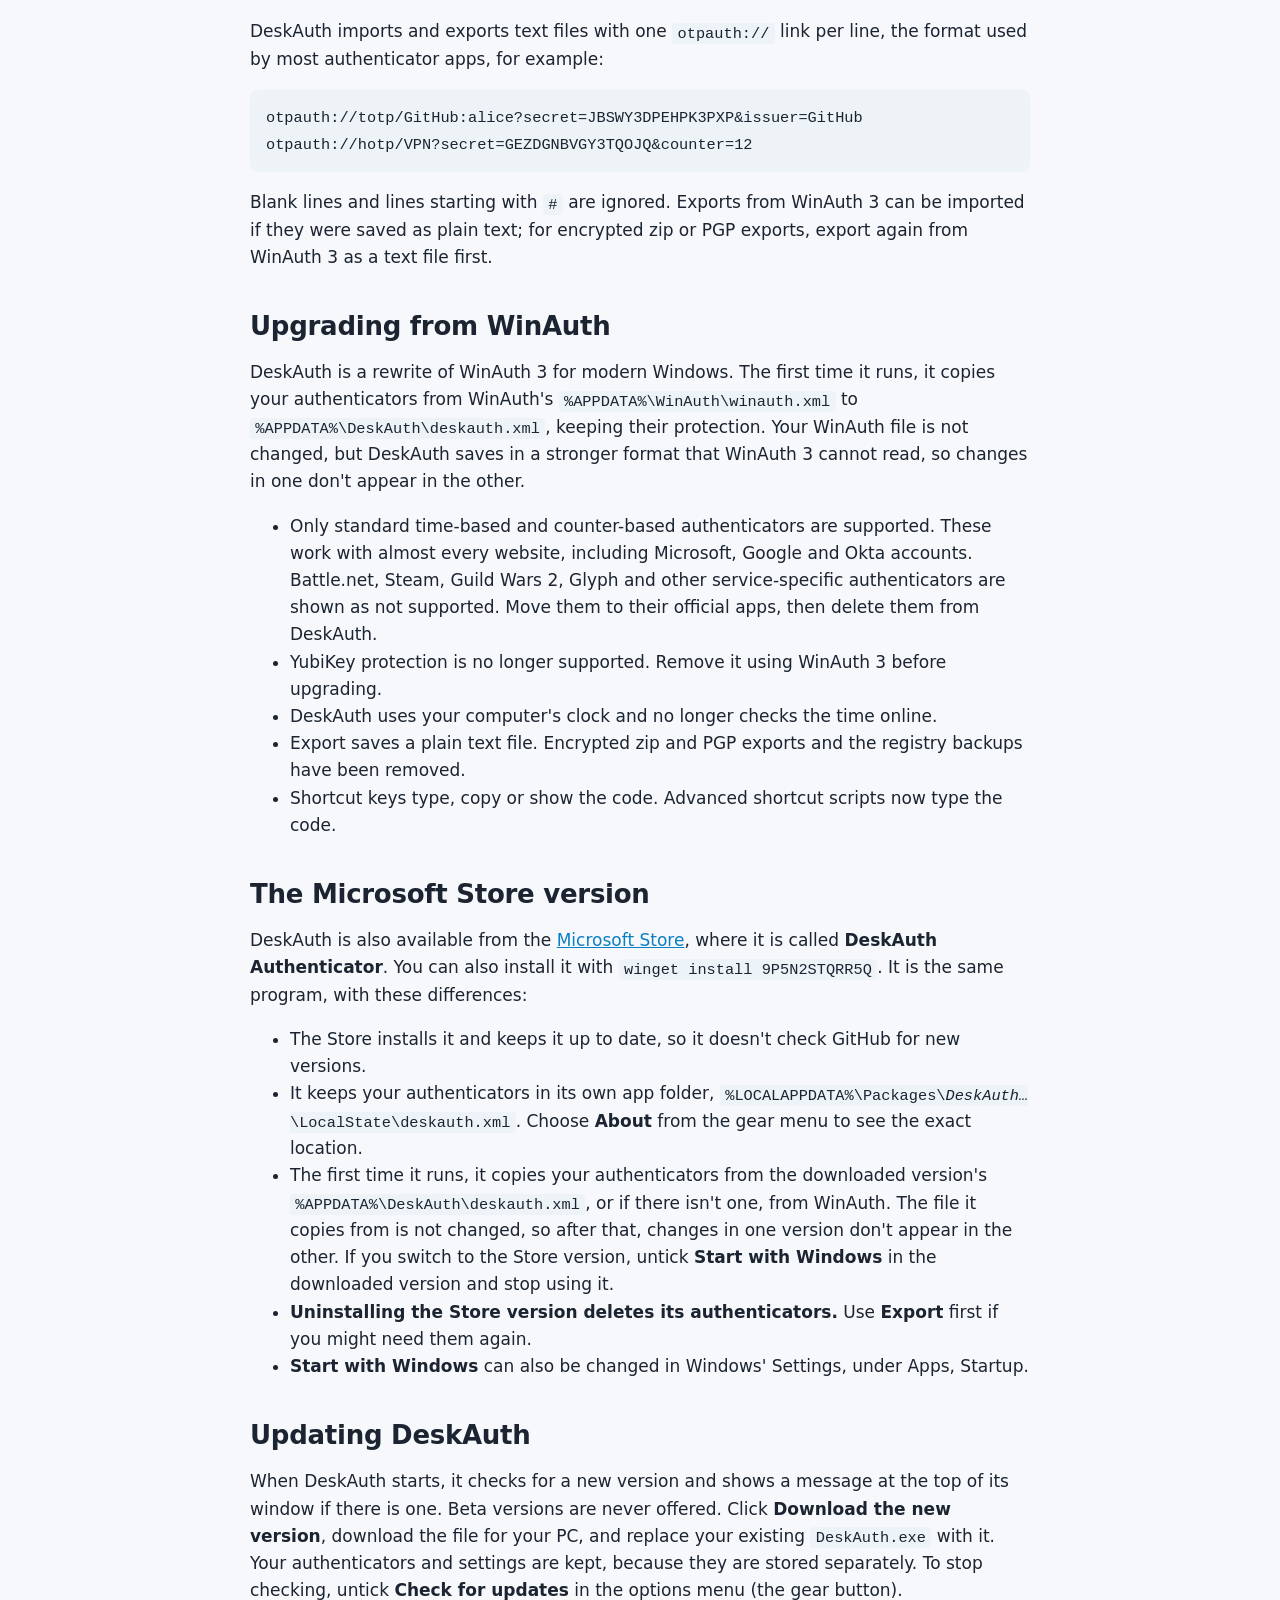
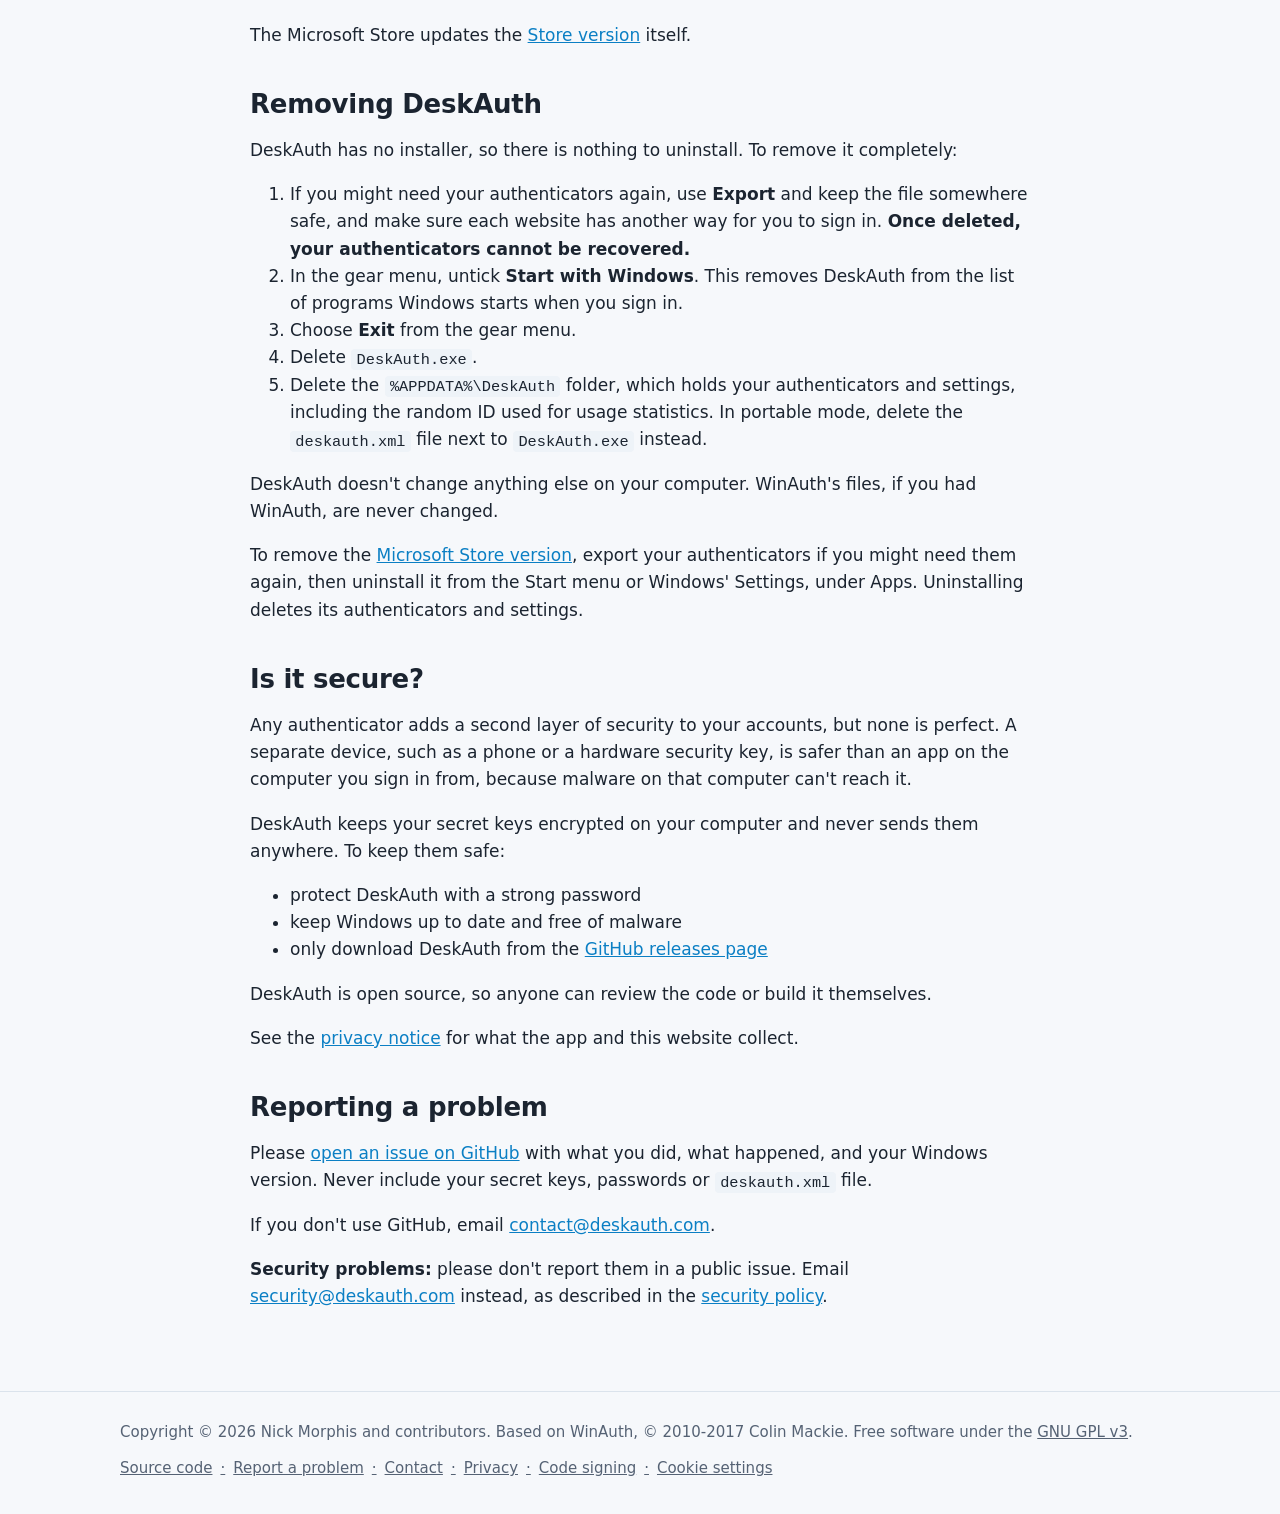
<file: docs/help.html>
<!doctype html>
<html lang="en">
<head>
  <meta charset="utf-8">
  <meta name="viewport" content="width=device-width, initial-scale=1">
  <title>Help - DeskAuth</title>
  <meta name="description" content="Help for DeskAuth: backups, lost passwords, protection, shortcut keys, portable mode and upgrading from WinAuth.">
  <meta name="color-scheme" content="light dark">
  <link rel="canonical" href="https://deskauth.com/help.html">
  <link rel="icon" href="favicon.ico">
  <link rel="stylesheet" href="css/site.css">
  <script src="js/analytics.js" defer></script>
</head>
<body>
  <header class="site-header">
    <div class="container">
      <a class="brand" href="index.html"><img src="images/logo-64.png" alt="" width="32" height="32">DeskAuth</a>
      <nav class="site-nav" aria-label="Main">
        <a href="index.html">Home</a>
        <a href="index.html#features">Features</a>
        <a href="download.html">Download</a>
        <a href="help.html" aria-current="page">Help</a>
        <a href="donate.html">Donate</a>
        <a href="https://github.com/DeskAuth/DeskAuth">GitHub</a>
      </nav>
    </div>
  </header>

  <main class="page">
    <div class="container">
      <h1>Help</h1>

      <nav class="toc" aria-label="Contents">
        <strong>Contents</strong>
        <ul>
          <li><a href="#using">Using DeskAuth</a></li>
          <li><a href="#protection">Protecting your authenticators</a></li>
          <li><a href="#backups">Backing up your authenticators</a></li>
          <li><a href="#lost-password">Lost or forgotten password</a></li>
          <li><a href="#saved">Where are my authenticators saved?</a></li>
          <li><a href="#shortcuts">Shortcut keys and the system tray</a></li>
          <li><a href="#import-export">Import and export</a></li>
          <li><a href="#upgrading">Upgrading from WinAuth</a></li>
          <li><a href="#secure">Is it secure?</a></li>
          <li><a href="#problems">Reporting a problem</a></li>
        </ul>
      </nav>

      <h2 id="using">Using DeskAuth</h2>
      <ul>
        <li>Click <strong>Add</strong> to add an authenticator from a secret key, an <code>otpauth://</code> link, or a QR code image.</li>
        <li>Double-click an authenticator, or select it and press Ctrl+C, to copy its code.</li>
        <li>Authenticators that don't show their code automatically have a refresh button. Click it to show the code for 10 seconds.</li>
        <li>Right-click an authenticator to rename it, change its icon, set a password, assign a shortcut key, show its secret key, or delete it. Press F2 to rename and Delete to delete.</li>
        <li>Drag authenticators to change their order.</li>
        <li>Click the gear button for options, protection, import and export.</li>
      </ul>

      <h3>Time-based and counter-based codes</h3>
      <p>Most websites use time-based codes (TOTP), which change every 30 seconds. The ring next to the code shows how long it has left. Some, such as VPN tokens, use counter-based codes (HOTP), which change each time you use one; DeskAuth only shows these when you click.</p>
      <p>Time-based codes depend on your computer's clock. If codes are rejected, check that Windows is set to set the time automatically.</p>

      <h2 id="protection">Protecting your authenticators</h2>
      <p>Choose <strong>Change protection</strong> from the gear menu. You can use any combination of:</p>
      <ul>
        <li><strong>Your own password.</strong> DeskAuth asks for it each time it starts. This is strongly recommended: without it, any program running as you could read your secret keys.</li>
        <li><strong>Encrypt so it can only be used on this computer</strong>, and optionally <strong>only by the current Windows user</strong>. This uses Windows' own data protection, so the file can't be opened if it is copied elsewhere.</li>
      </ul>
      <p>You can also set a password on individual authenticators from their right-click menu. DeskAuth asks for it each time you show that authenticator's code.</p>

      <h2 id="backups">Backing up your authenticators</h2>
      <p>If you lose your authenticators you may be locked out of your accounts, so keep a backup. You can:</p>
      <ul>
        <li>Save the backup or recovery codes each website gives you when you turn on two-factor authentication. This is the most reliable way to get back into an account.</li>
        <li>Choose <strong>Export</strong> from the gear menu. This saves a text file of <code>otpauth://</code> links that DeskAuth and most other authenticator apps can import. The file is not encrypted, so keep it somewhere safe, such as an encrypted drive or a password manager.</li>
        <li>Right-click an authenticator and choose <strong>Show secret key</strong>, then write down the key or scan the QR code with an authenticator app on your phone.</li>
        <li>Copy your <code>deskauth.xml</code> file. If it is locked to this computer or Windows account, a copy will only open there, so also use one of the other methods.</li>
      </ul>

      <h2 id="lost-password">Lost or forgotten password</h2>
      <p>When you protect DeskAuth with a password, or lock it to your computer or Windows account, your authenticators are encrypted with keys made from those. There is no password recovery and no way to decrypt them without the password or the original Windows account. This can happen if you:</p>
      <ul>
        <li>forget your password</li>
        <li>reinstall Windows, or move to a new computer, without removing the "only on this computer" protection first</li>
      </ul>
      <p>If this happens, you will need to:</p>
      <ol>
        <li>Import a backup you exported, or add authenticators again from secret keys you saved.</li>
        <li>For any account you can't restore, sign in using the website's backup or recovery codes, or its account recovery process, then turn two-factor authentication off and on again to get a new secret key.</li>
      </ol>

      <h2 id="saved">Where are my authenticators saved?</h2>
      <p>In <code>%APPDATA%\DeskAuth\deskauth.xml</code>, usually <code>C:\Users\<em>you</em>\AppData\Roaming\DeskAuth\deskauth.xml</code>. Each time DeskAuth saves, it keeps the previous version as <code>deskauth.xml.bak</code>.</p>
      <p>DeskAuth uses a different file if:</p>
      <ul>
        <li>there is a <code>deskauth.xml</code>, or WinAuth's <code>winauth.xml</code>, in the same folder as <code>DeskAuth.exe</code> (portable mode), or</li>
        <li>you give a file on the command line: <code>DeskAuth.exe "D:\path\to\deskauth.xml"</code>.</li>
      </ul>
      <p>Choose <strong>About</strong> from the gear menu to see which file is in use. The file is never sent anywhere.</p>
      <p>The <a href="#store">Microsoft Store version</a> keeps its file in its own app folder instead.</p>

      <h2 id="shortcuts">Shortcut keys and the system tray</h2>
      <p>Right-click an authenticator and choose <strong>Shortcut key</strong> to assign a key combination such as Ctrl+Alt+G. It works from any program, and can type the code into the current window, copy it, or show it in a notification. If another program already uses the combination, DeskAuth tells you so you can choose another.</p>
      <p>Turn on <strong>Use system tray icon</strong> in the gear menu to keep DeskAuth in the notification area. Closing or minimizing the window then hides it to the tray. Click the tray icon to show DeskAuth, or right-click it to copy any code. <strong>Start with Windows</strong> starts DeskAuth in the tray when you sign in.</p>

      <h2 id="import-export">Import and export</h2>
      <p>DeskAuth imports and exports text files with one <code>otpauth://</code> link per line, the format used by most authenticator apps, for example:</p>
      <pre><code>otpauth://totp/GitHub:alice?secret=JBSWY3DPEHPK3PXP&amp;issuer=GitHub
otpauth://hotp/VPN?secret=GEZDGNBVGY3TQOJQ&amp;counter=12</code></pre>
      <p>Blank lines and lines starting with <code>#</code> are ignored. Exports from WinAuth 3 can be imported if they were saved as plain text; for encrypted zip or PGP exports, export again from WinAuth 3 as a text file first.</p>

      <h2 id="upgrading">Upgrading from WinAuth</h2>
      <p>DeskAuth is a rewrite of WinAuth 3 for modern Windows. The first time it runs, it copies your authenticators from WinAuth's <code>%APPDATA%\WinAuth\winauth.xml</code> to <code>%APPDATA%\DeskAuth\deskauth.xml</code>, keeping their protection. Your WinAuth file is not changed, but DeskAuth saves in a stronger format that WinAuth 3 cannot read, so changes in one don't appear in the other.</p>
      <ul>
        <li>Only standard time-based and counter-based authenticators are supported. These work with almost every website, including Microsoft, Google and Okta accounts. Battle.net, Steam, Guild Wars 2, Glyph and other service-specific authenticators are shown as not supported. Move them to their official apps, then delete them from DeskAuth.</li>
        <li>YubiKey protection is no longer supported. Remove it using WinAuth 3 before upgrading.</li>
        <li>DeskAuth uses your computer's clock and no longer checks the time online.</li>
        <li>Export saves a plain text file. Encrypted zip and PGP exports and the registry backups have been removed.</li>
        <li>Shortcut keys type, copy or show the code. Advanced shortcut scripts now type the code.</li>
      </ul>

      <h2 id="store">The Microsoft Store version</h2>
      <p>DeskAuth is also available from the <a href="https://apps.microsoft.com/detail/9p5n2stqrr5q">Microsoft Store</a>, where it is called <strong>DeskAuth Authenticator</strong>. You can also install it with <code>winget install 9P5N2STQRR5Q</code>. It is the same program, with these differences:</p>
      <ul>
        <li>The Store installs it and keeps it up to date, so it doesn't check GitHub for new versions.</li>
        <li>It keeps your authenticators in its own app folder, <code>%LOCALAPPDATA%\Packages\<em>DeskAuth&#8230;</em>\LocalState\deskauth.xml</code>. Choose <strong>About</strong> from the gear menu to see the exact location.</li>
        <li>The first time it runs, it copies your authenticators from the downloaded version's <code>%APPDATA%\DeskAuth\deskauth.xml</code>, or if there isn't one, from WinAuth. The file it copies from is not changed, so after that, changes in one version don't appear in the other. If you switch to the Store version, untick <strong>Start with Windows</strong> in the downloaded version and stop using it.</li>
        <li><strong>Uninstalling the Store version deletes its authenticators.</strong> Use <strong>Export</strong> first if you might need them again.</li>
        <li><strong>Start with Windows</strong> can also be changed in Windows' Settings, under Apps, Startup.</li>
      </ul>

      <h2 id="updates">Updating DeskAuth</h2>
      <p>When DeskAuth starts, it checks for a new version and shows a message at the top of its window if there is one. Beta versions are never offered. Click <strong>Download the new version</strong>, download the file for your PC, and replace your existing <code>DeskAuth.exe</code> with it. Your authenticators and settings are kept, because they are stored separately. To stop checking, untick <strong>Check for updates</strong> in the options menu (the gear button).</p>
      <p>The Microsoft Store updates the <a href="#store">Store version</a> itself.</p>

      <h2 id="removing">Removing DeskAuth</h2>
      <p>DeskAuth has no installer, so there is nothing to uninstall. To remove it completely:</p>
      <ol>
        <li>If you might need your authenticators again, use <strong>Export</strong> and keep the file somewhere safe, and make sure each website has another way for you to sign in. <strong>Once deleted, your authenticators cannot be recovered.</strong></li>
        <li>In the gear menu, untick <strong>Start with Windows</strong>. This removes DeskAuth from the list of programs Windows starts when you sign in.</li>
        <li>Choose <strong>Exit</strong> from the gear menu.</li>
        <li>Delete <code>DeskAuth.exe</code>.</li>
        <li>Delete the <code>%APPDATA%\DeskAuth</code> folder, which holds your authenticators and settings, including the random ID used for usage statistics. In portable mode, delete the <code>deskauth.xml</code> file next to <code>DeskAuth.exe</code> instead.</li>
      </ol>
      <p>DeskAuth doesn't change anything else on your computer. WinAuth's files, if you had WinAuth, are never changed.</p>
      <p>To remove the <a href="#store">Microsoft Store version</a>, export your authenticators if you might need them again, then uninstall it from the Start menu or Windows' Settings, under Apps. Uninstalling deletes its authenticators and settings.</p>

      <h2 id="secure">Is it secure?</h2>
      <p>Any authenticator adds a second layer of security to your accounts, but none is perfect. A separate device, such as a phone or a hardware security key, is safer than an app on the computer you sign in from, because malware on that computer can't reach it.</p>
      <p>DeskAuth keeps your secret keys encrypted on your computer and never sends them anywhere. To keep them safe:</p>
      <ul>
        <li>protect DeskAuth with a strong password</li>
        <li>keep Windows up to date and free of malware</li>
        <li>only download DeskAuth from the <a href="https://github.com/DeskAuth/DeskAuth/releases">GitHub releases page</a></li>
      </ul>
      <p>DeskAuth is open source, so anyone can review the code or build it themselves.</p>
      <p>See the <a href="privacy.html">privacy notice</a> for what the app and this website collect.</p>

      <h2 id="problems">Reporting a problem</h2>
      <p>Please <a href="https://github.com/DeskAuth/DeskAuth/issues">open an issue on GitHub</a> with what you did, what happened, and your Windows version. Never include your secret keys, passwords or <code>deskauth.xml</code> file.</p>
      <p>If you don't use GitHub, email <a href="mailto:contact@deskauth.com">contact@deskauth.com</a>.</p>
      <p><strong>Security problems:</strong> please don't report them in a public issue. Email <a href="mailto:security@deskauth.com">security@deskauth.com</a> instead, as described in the <a href="https://github.com/DeskAuth/DeskAuth/blob/main/SECURITY.md">security policy</a>.</p>
    </div>
  </main>

  <footer class="site-footer">
    <div class="container">
      <span>Copyright &copy; 2026 Nick Morphis and contributors. Based on WinAuth, &copy; 2010-2017 Colin Mackie. Free software under the <a href="https://github.com/DeskAuth/DeskAuth/blob/main/LICENSE">GNU GPL v3</a>.</span>
      <span class="footer-links"><a href="https://github.com/DeskAuth/DeskAuth">Source code</a><a href="https://github.com/DeskAuth/DeskAuth/issues">Report a problem</a><a href="mailto:contact@deskauth.com">Contact</a><a href="privacy.html">Privacy</a><a href="code-signing.html">Code signing</a><a href="privacy.html#choices" data-cookie-settings>Cookie settings</a></span>
    </div>
  </footer>
</body>
</html>
</file>
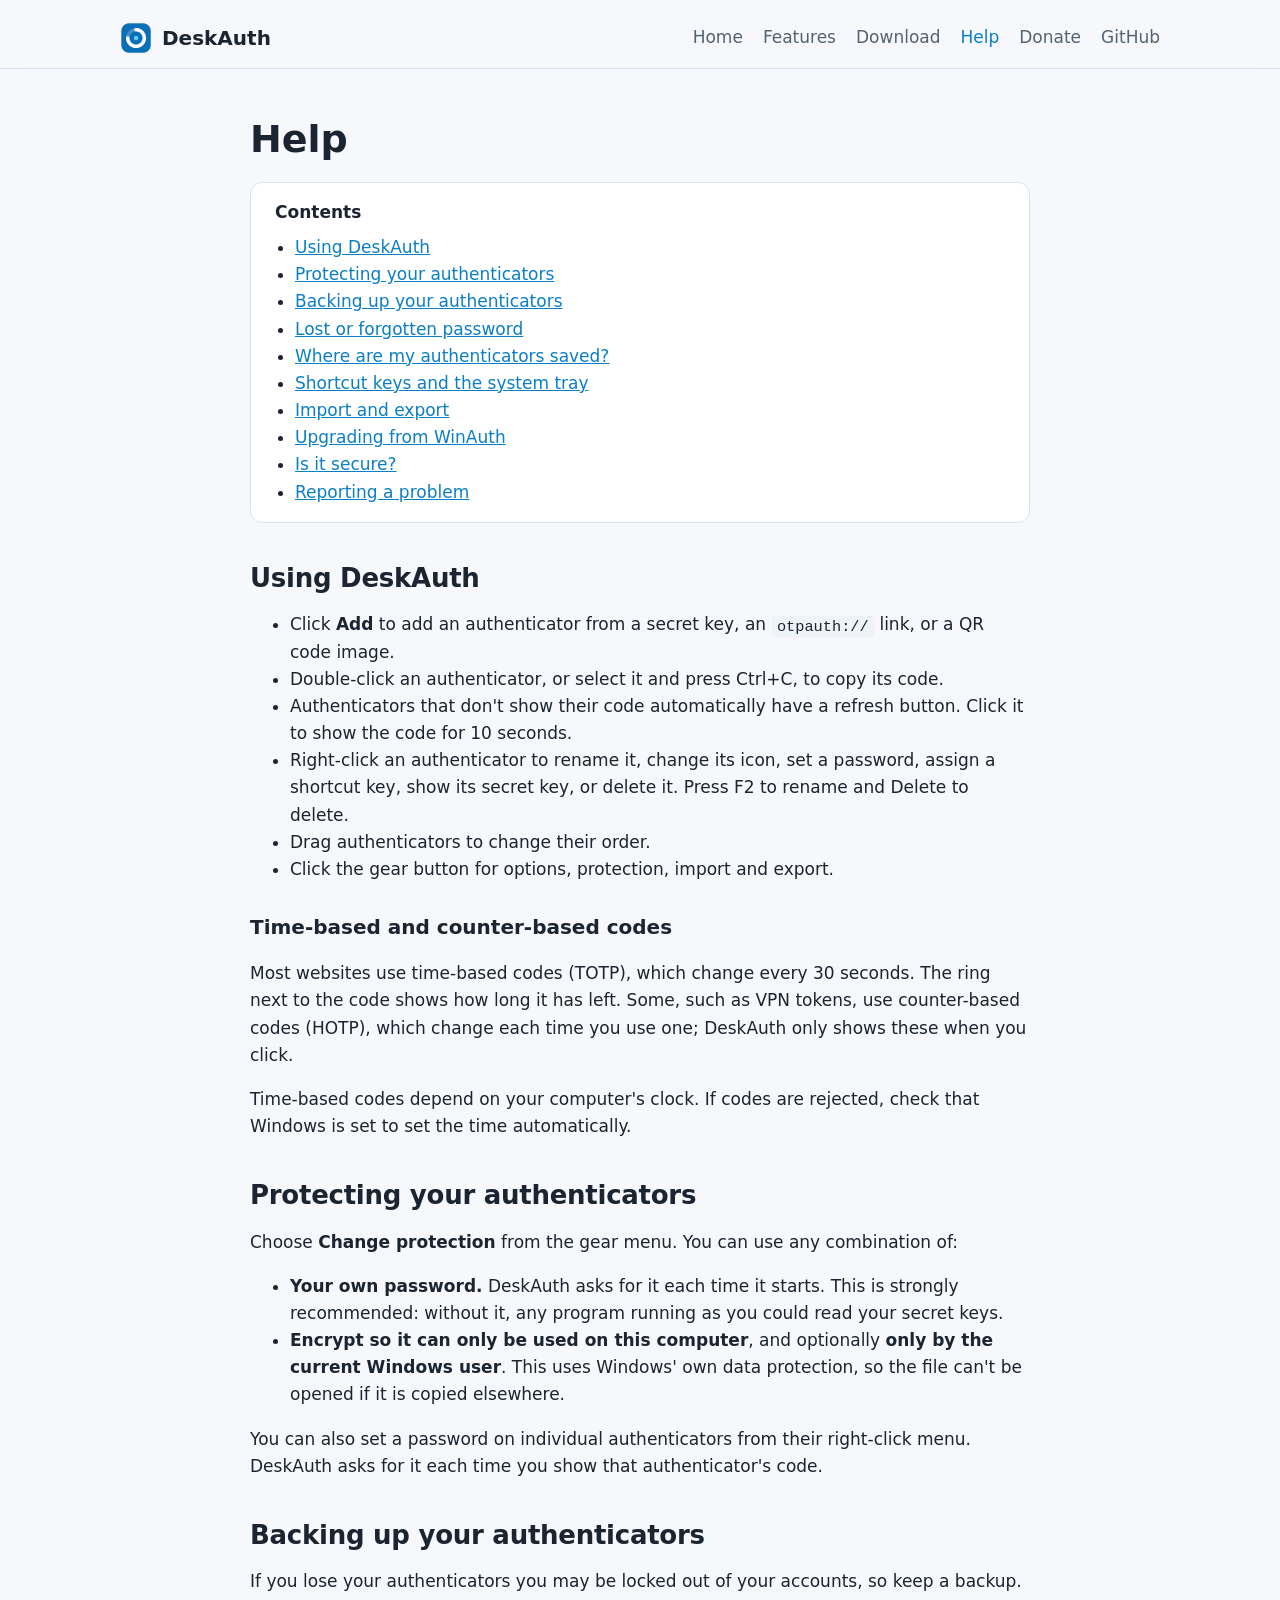
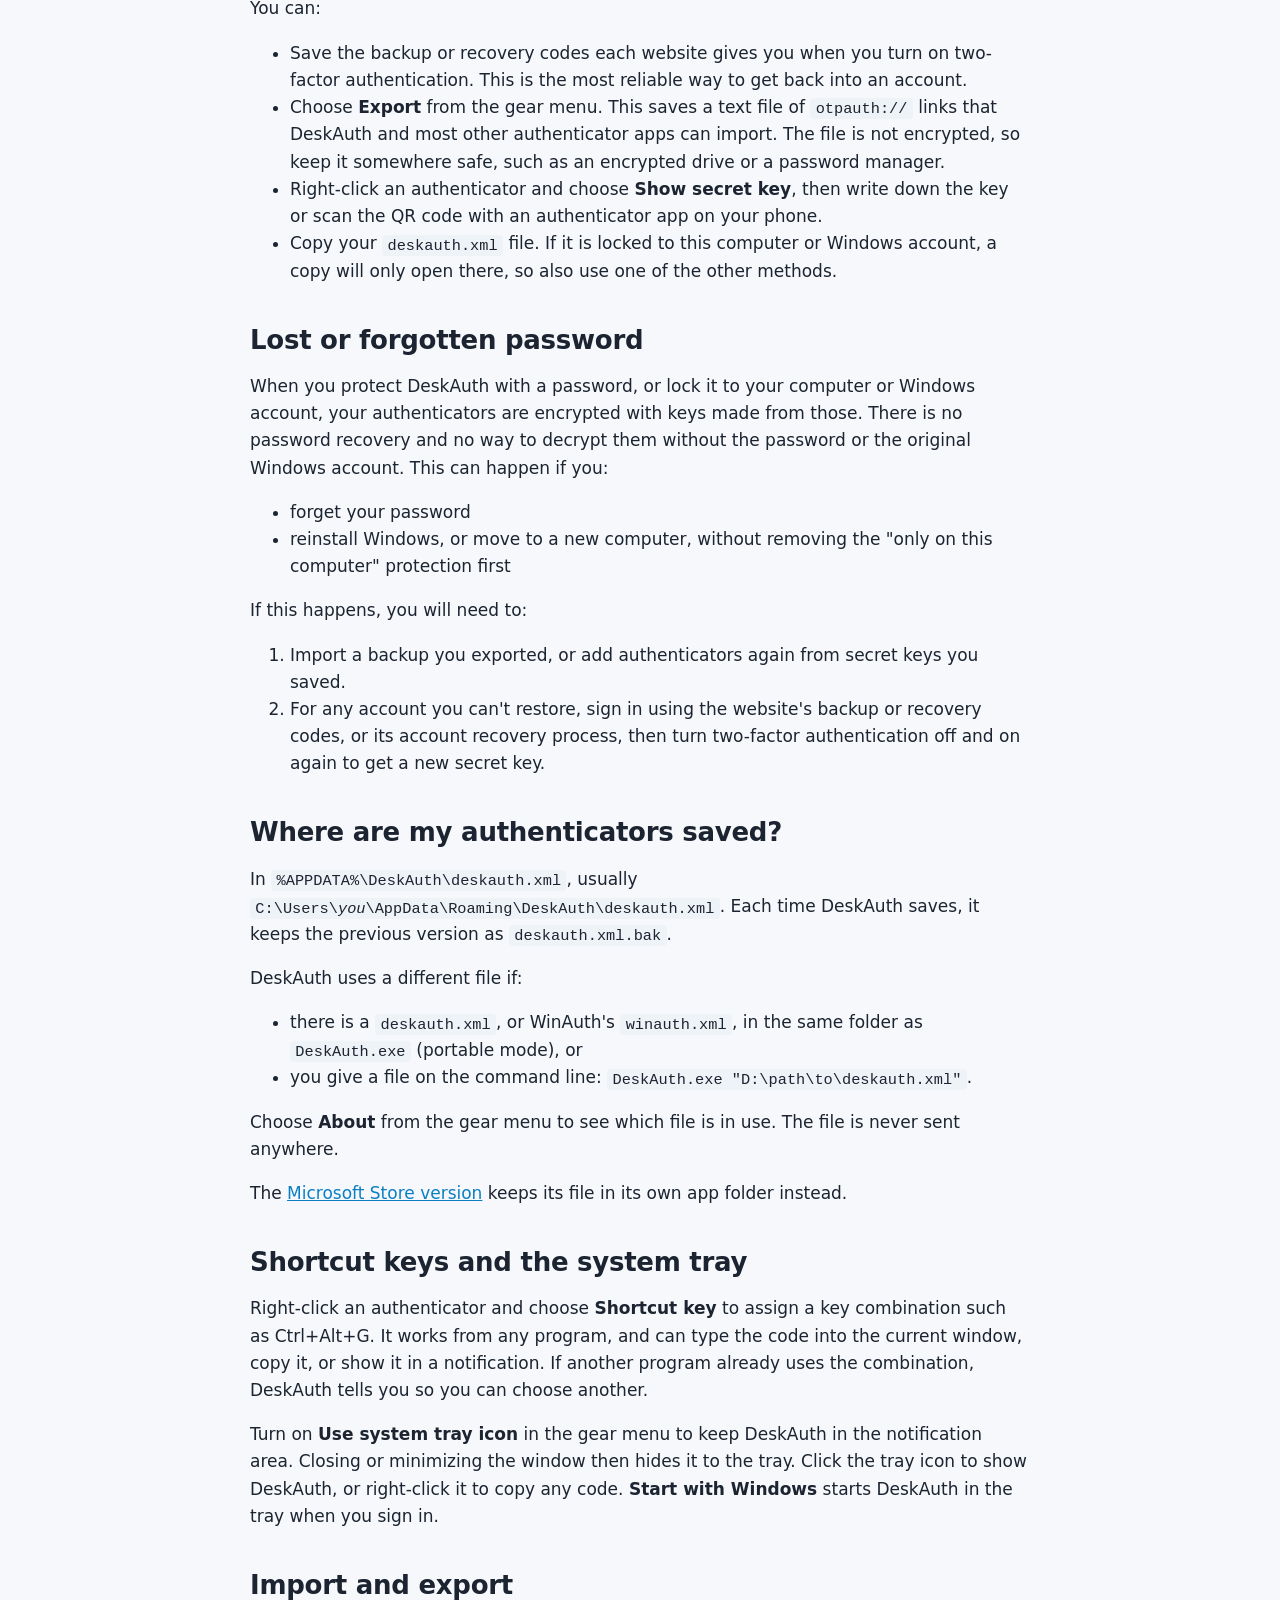
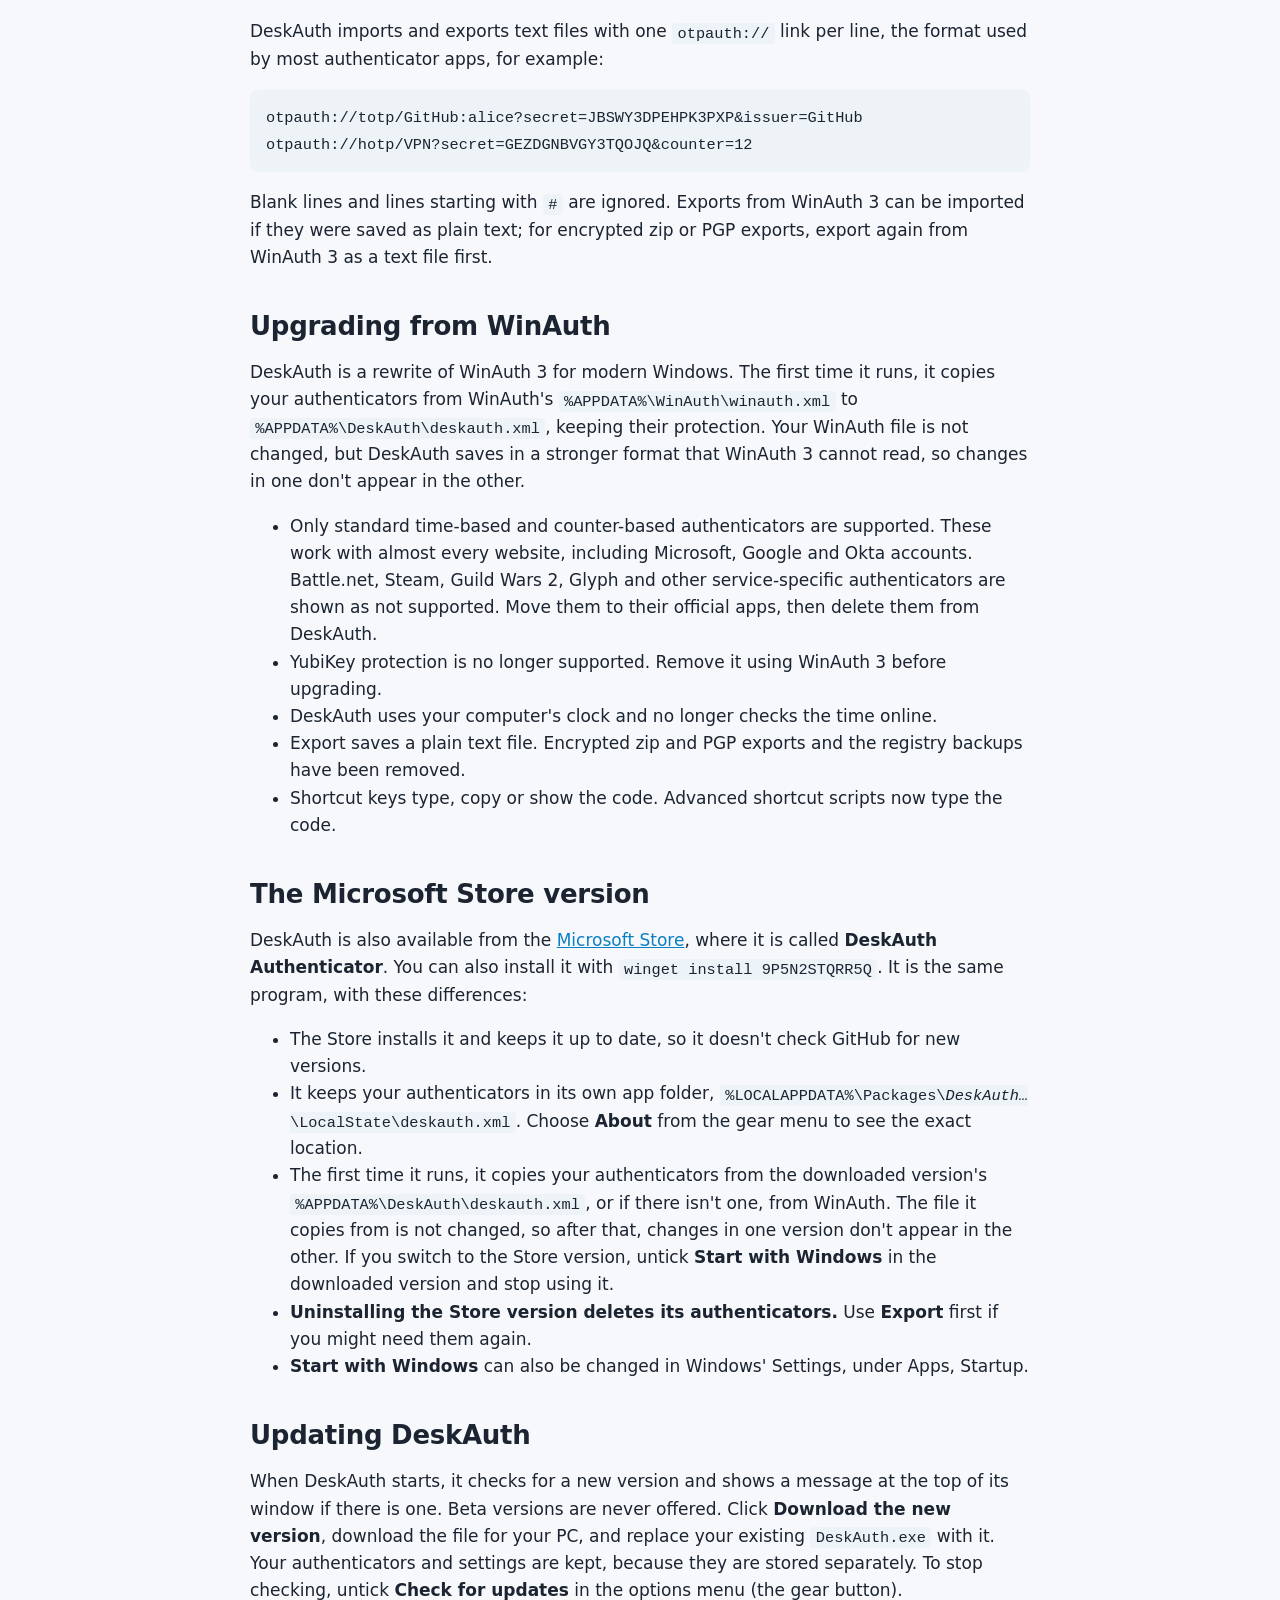
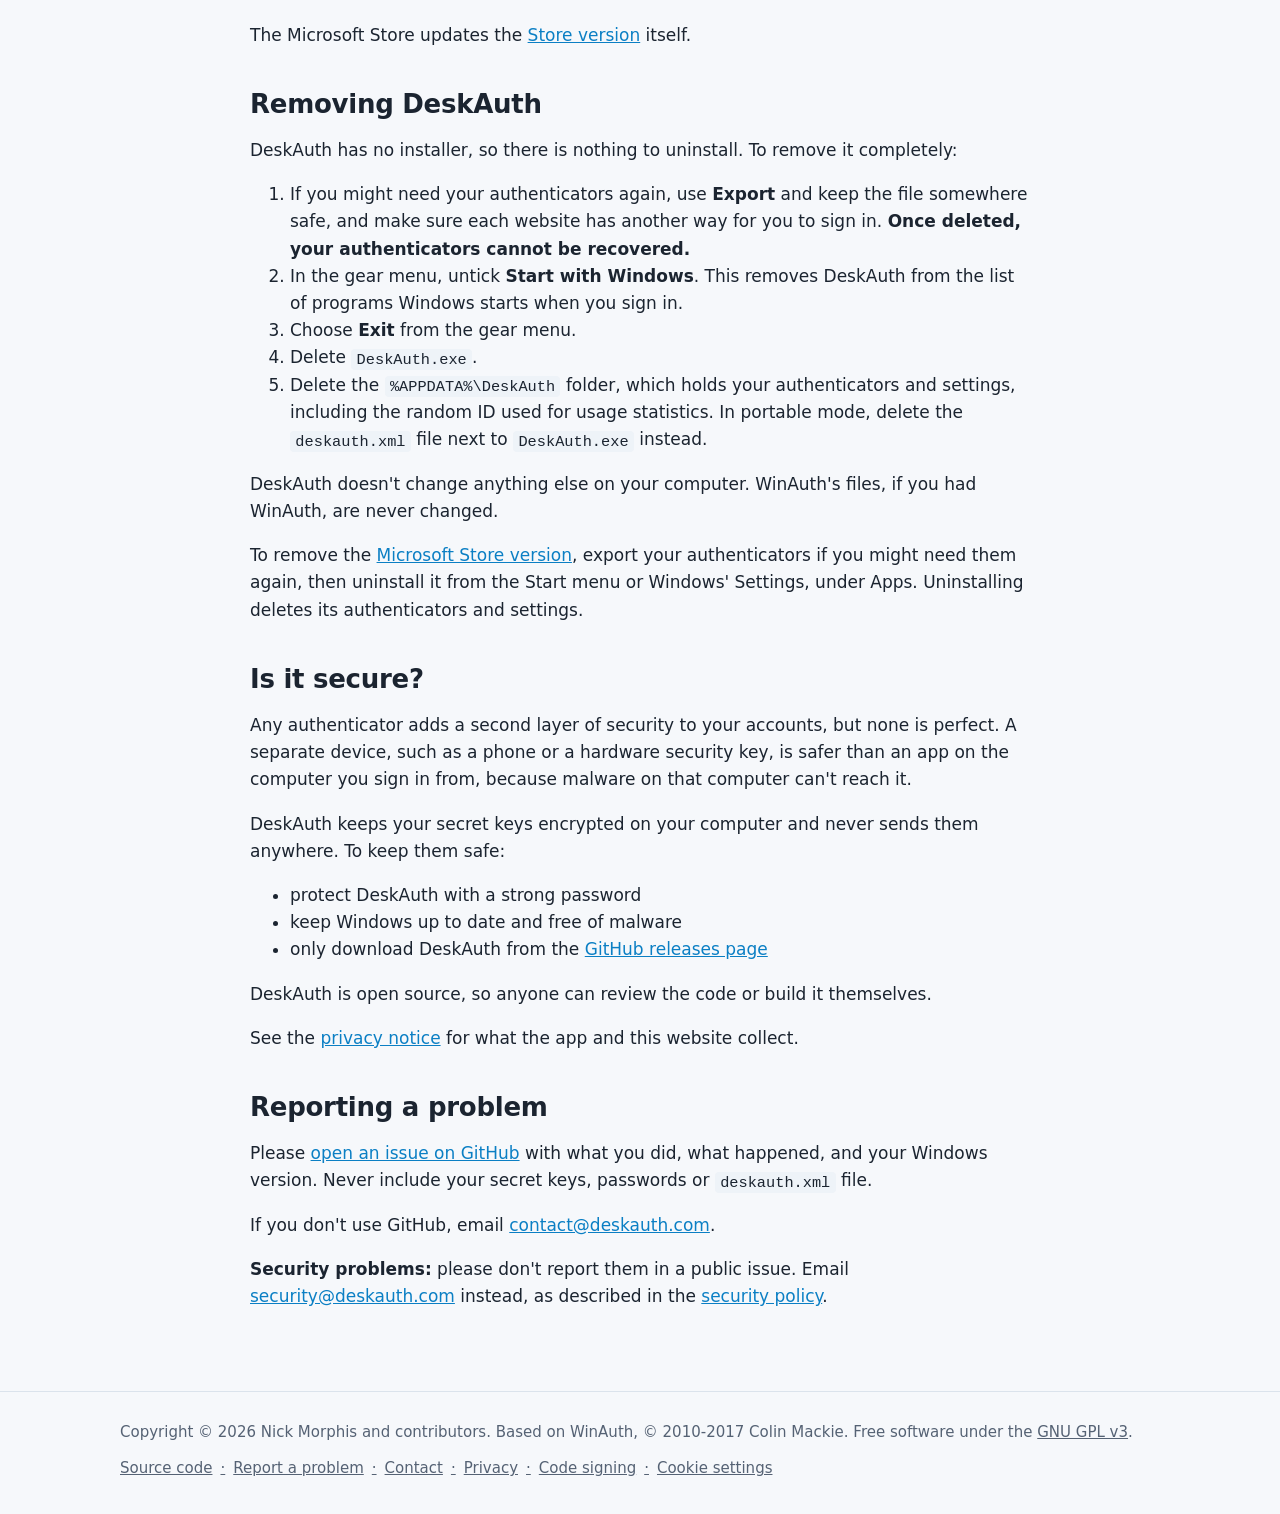
<file: docs/lost-forgotten-password.html>
<!doctype html>
<html lang="en">
<head>
  <meta charset="utf-8">
  <title>Lost or forgotten password - DeskAuth</title>
  <meta http-equiv="refresh" content="0; url=help.html#lost-password">
  <link rel="canonical" href="help.html#lost-password">
</head>
<body>
  <p>This page has moved to <a href="help.html#lost-password">Help: Lost or forgotten password</a>.</p>
</body>
</html>
</file>
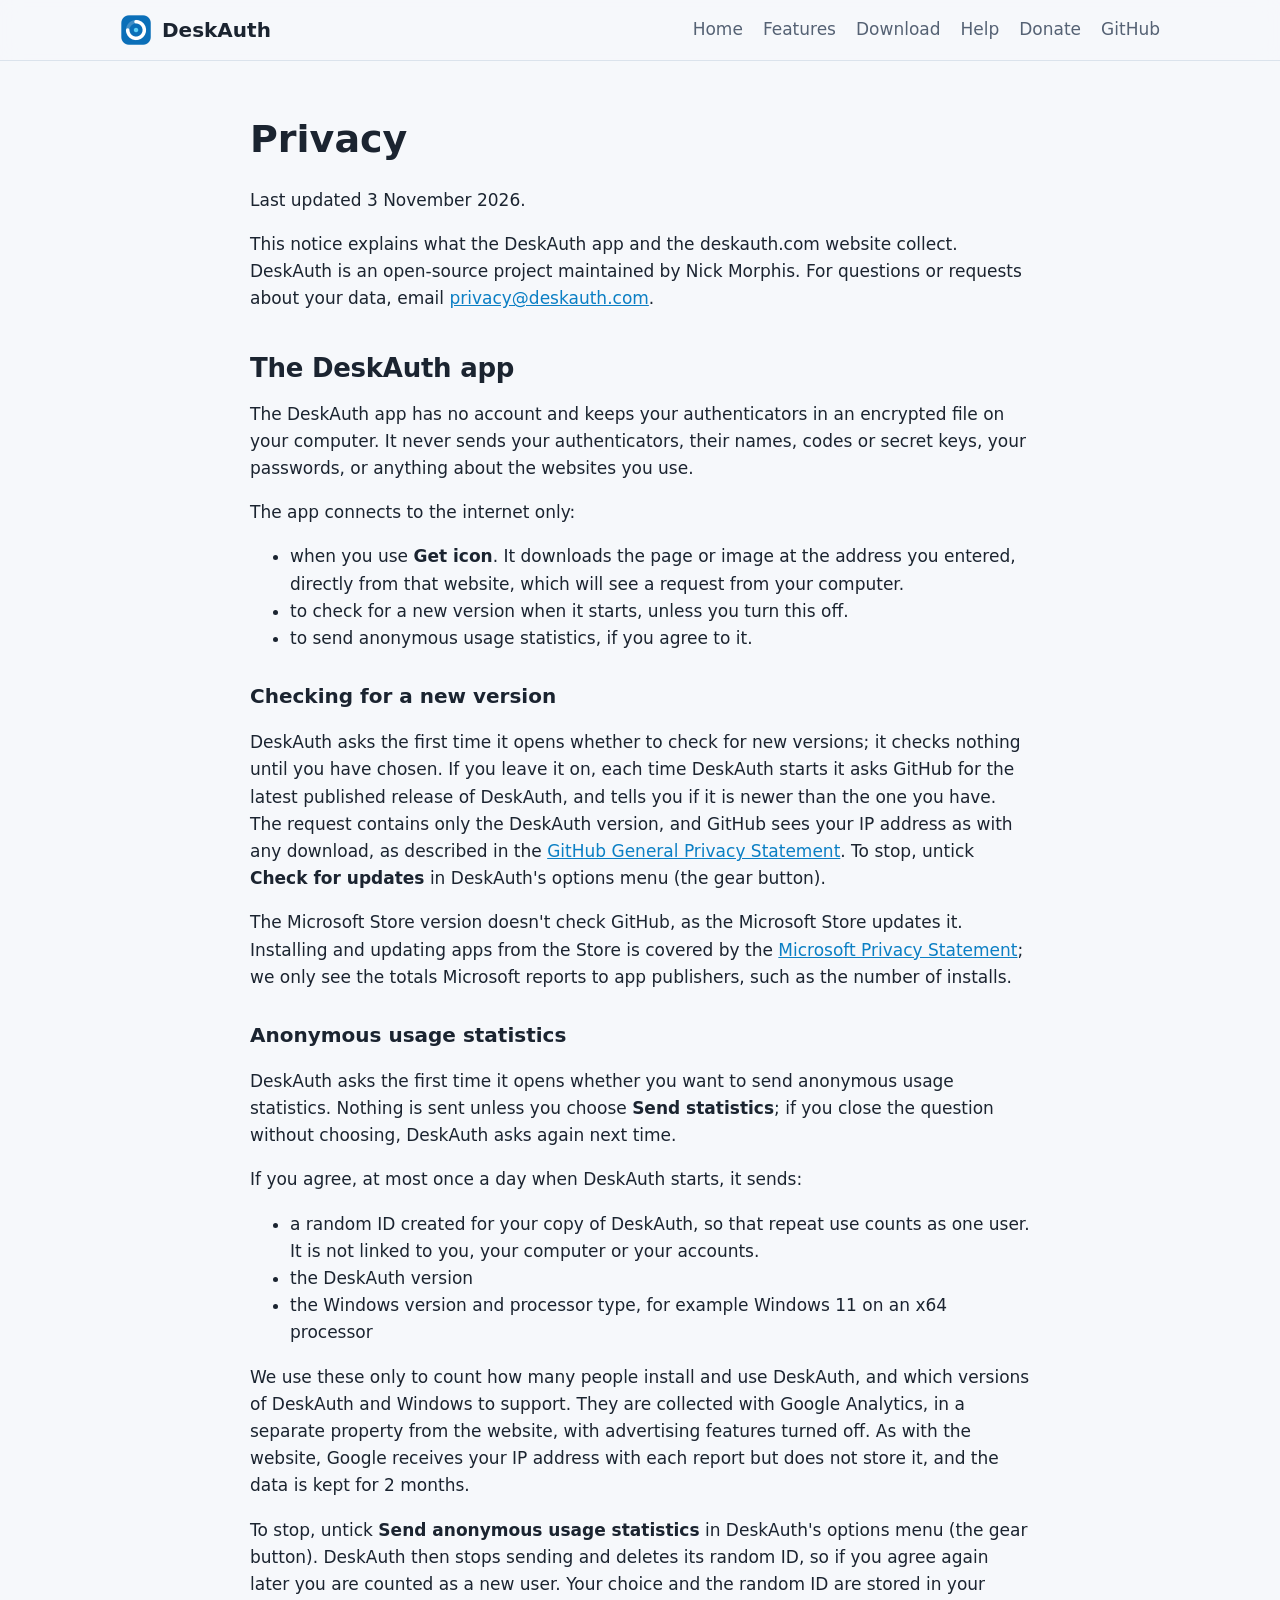
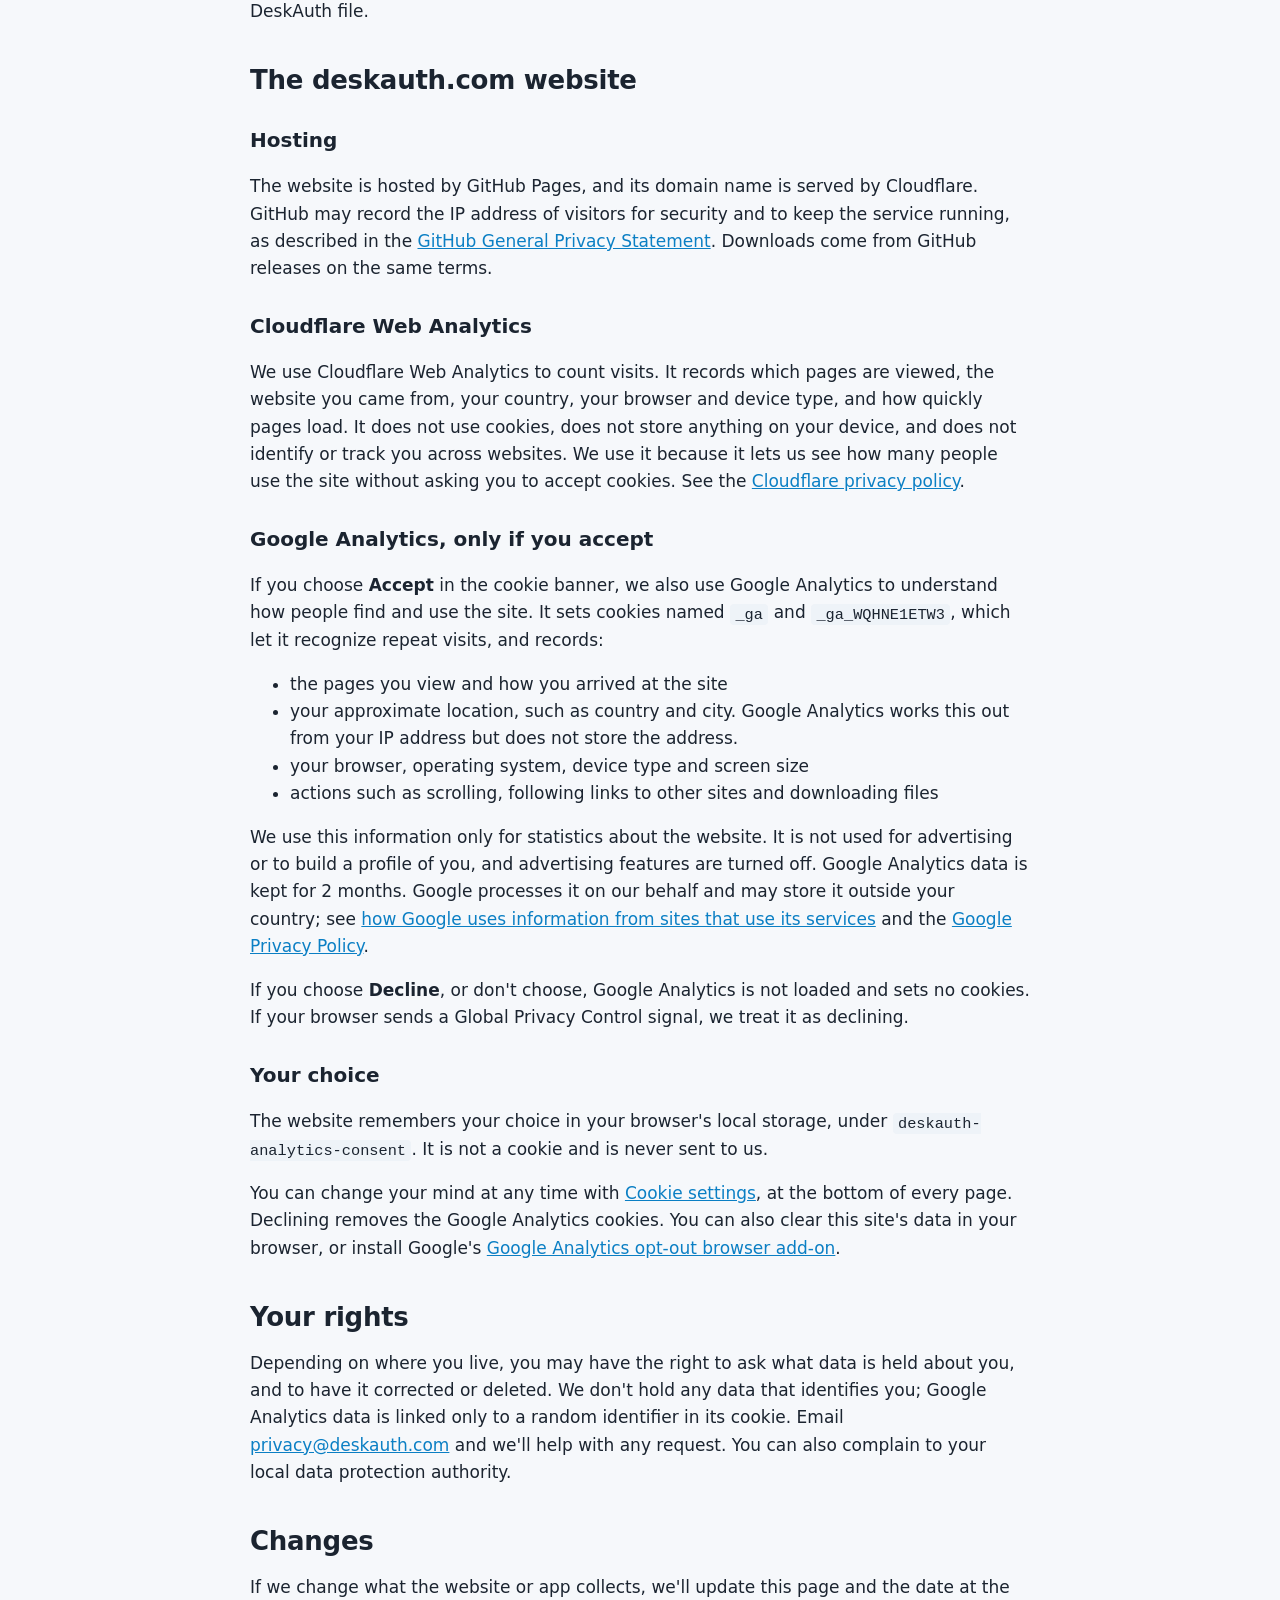
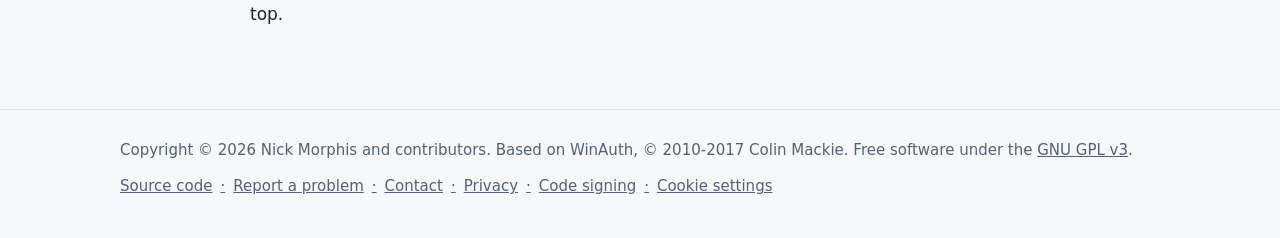
<file: docs/privacy.html>
<!doctype html>
<html lang="en">
<head>
  <meta charset="utf-8">
  <meta name="viewport" content="width=device-width, initial-scale=1">
  <title>Privacy - DeskAuth</title>
  <meta name="description" content="What the DeskAuth app and the deskauth.com website collect, and your choices.">
  <meta name="color-scheme" content="light dark">
  <link rel="canonical" href="https://deskauth.com/privacy.html">
  <link rel="icon" href="favicon.ico">
  <link rel="stylesheet" href="css/site.css">
  <script src="js/analytics.js" defer></script>
</head>
<body>
  <header class="site-header">
    <div class="container">
      <a class="brand" href="index.html"><img src="images/logo-64.png" alt="" width="32" height="32">DeskAuth</a>
      <nav class="site-nav" aria-label="Main">
        <a href="index.html">Home</a>
        <a href="index.html#features">Features</a>
        <a href="download.html">Download</a>
        <a href="help.html">Help</a>
        <a href="donate.html">Donate</a>
        <a href="https://github.com/DeskAuth/DeskAuth">GitHub</a>
      </nav>
    </div>
  </header>

  <main class="page">
    <div class="container">
      <h1>Privacy</h1>
      <p>Last updated 3 November 2026.</p>
      <p>This notice explains what the DeskAuth app and the deskauth.com website collect. DeskAuth is an open-source project maintained by Nick Morphis. For questions or requests about your data, email <a href="mailto:privacy@deskauth.com">privacy@deskauth.com</a>.</p>

      <h2 id="app">The DeskAuth app</h2>
      <p>The DeskAuth app has no account and keeps your authenticators in an encrypted file on your computer. It never sends your authenticators, their names, codes or secret keys, your passwords, or anything about the websites you use.</p>
      <p>The app connects to the internet only:</p>
      <ul>
        <li>when you use <strong>Get icon</strong>. It downloads the page or image at the address you entered, directly from that website, which will see a request from your computer.</li>
        <li>to check for a new version when it starts, unless you turn this off.</li>
        <li>to send anonymous usage statistics, if you agree to it.</li>
      </ul>

      <h3 id="update-check">Checking for a new version</h3>
      <p>DeskAuth asks the first time it opens whether to check for new versions; it checks nothing until you have chosen. If you leave it on, each time DeskAuth starts it asks GitHub for the latest published release of DeskAuth, and tells you if it is newer than the one you have. The request contains only the DeskAuth version, and GitHub sees your IP address as with any download, as described in the <a href="https://docs.github.com/site-policy/privacy-policies/github-general-privacy-statement">GitHub General Privacy Statement</a>. To stop, untick <strong>Check for updates</strong> in DeskAuth's options menu (the gear button).</p>
      <p>The Microsoft Store version doesn't check GitHub, as the Microsoft Store updates it. Installing and updating apps from the Store is covered by the <a href="https://privacy.microsoft.com/privacystatement">Microsoft Privacy Statement</a>; we only see the totals Microsoft reports to app publishers, such as the number of installs.</p>

      <h3 id="usage-statistics">Anonymous usage statistics</h3>
      <p>DeskAuth asks the first time it opens whether you want to send anonymous usage statistics. Nothing is sent unless you choose <strong>Send statistics</strong>; if you close the question without choosing, DeskAuth asks again next time.</p>
      <p>If you agree, at most once a day when DeskAuth starts, it sends:</p>
      <ul>
        <li>a random ID created for your copy of DeskAuth, so that repeat use counts as one user. It is not linked to you, your computer or your accounts.</li>
        <li>the DeskAuth version</li>
        <li>the Windows version and processor type, for example Windows 11 on an x64 processor</li>
      </ul>
      <p>We use these only to count how many people install and use DeskAuth, and which versions of DeskAuth and Windows to support. They are collected with Google Analytics, in a separate property from the website, with advertising features turned off. As with the website, Google receives your IP address with each report but does not store it, and the data is kept for 2 months.</p>
      <p>To stop, untick <strong>Send anonymous usage statistics</strong> in DeskAuth's options menu (the gear button). DeskAuth then stops sending and deletes its random ID, so if you agree again later you are counted as a new user. Your choice and the random ID are stored in your DeskAuth file.</p>

      <h2 id="website">The deskauth.com website</h2>

      <h3>Hosting</h3>
      <p>The website is hosted by GitHub Pages, and its domain name is served by Cloudflare. GitHub may record the IP address of visitors for security and to keep the service running, as described in the <a href="https://docs.github.com/site-policy/privacy-policies/github-general-privacy-statement">GitHub General Privacy Statement</a>. Downloads come from GitHub releases on the same terms.</p>

      <h3>Cloudflare Web Analytics</h3>
      <p>We use Cloudflare Web Analytics to count visits. It records which pages are viewed, the website you came from, your country, your browser and device type, and how quickly pages load. It does not use cookies, does not store anything on your device, and does not identify or track you across websites. We use it because it lets us see how many people use the site without asking you to accept cookies. See the <a href="https://www.cloudflare.com/privacypolicy/">Cloudflare privacy policy</a>.</p>

      <h3>Google Analytics, only if you accept</h3>
      <p>If you choose <strong>Accept</strong> in the cookie banner, we also use Google Analytics to understand how people find and use the site. It sets cookies named <code>_ga</code> and <code>_ga_WQHNE1ETW3</code>, which let it recognize repeat visits, and records:</p>
      <ul>
        <li>the pages you view and how you arrived at the site</li>
        <li>your approximate location, such as country and city. Google Analytics works this out from your IP address but does not store the address.</li>
        <li>your browser, operating system, device type and screen size</li>
        <li>actions such as scrolling, following links to other sites and downloading files</li>
      </ul>
      <p>We use this information only for statistics about the website. It is not used for advertising or to build a profile of you, and advertising features are turned off. Google Analytics data is kept for 2 months. Google processes it on our behalf and may store it outside your country; see <a href="https://policies.google.com/technologies/partner-sites">how Google uses information from sites that use its services</a> and the <a href="https://policies.google.com/privacy">Google Privacy Policy</a>.</p>
      <p>If you choose <strong>Decline</strong>, or don't choose, Google Analytics is not loaded and sets no cookies. If your browser sends a Global Privacy Control signal, we treat it as declining.</p>

      <h3>Your choice</h3>
      <p>The website remembers your choice in your browser's local storage, under <code>deskauth-analytics-consent</code>. It is not a cookie and is never sent to us.</p>
      <p id="choices">You can change your mind at any time with <a href="privacy.html#choices" data-cookie-settings>Cookie settings</a>, at the bottom of every page. Declining removes the Google Analytics cookies. You can also clear this site's data in your browser, or install Google's <a href="https://tools.google.com/dlpage/gaoptout">Google Analytics opt-out browser add-on</a>.</p>

      <h2 id="rights">Your rights</h2>
      <p>Depending on where you live, you may have the right to ask what data is held about you, and to have it corrected or deleted. We don't hold any data that identifies you; Google Analytics data is linked only to a random identifier in its cookie. Email <a href="mailto:privacy@deskauth.com">privacy@deskauth.com</a> and we'll help with any request. You can also complain to your local data protection authority.</p>

      <h2 id="changes">Changes</h2>
      <p>If we change what the website or app collects, we'll update this page and the date at the top.</p>
    </div>
  </main>

  <footer class="site-footer">
    <div class="container">
      <span>Copyright &copy; 2026 Nick Morphis and contributors. Based on WinAuth, &copy; 2010-2017 Colin Mackie. Free software under the <a href="https://github.com/DeskAuth/DeskAuth/blob/main/LICENSE">GNU GPL v3</a>.</span>
      <span class="footer-links"><a href="https://github.com/DeskAuth/DeskAuth">Source code</a><a href="https://github.com/DeskAuth/DeskAuth/issues">Report a problem</a><a href="mailto:contact@deskauth.com">Contact</a><a href="privacy.html">Privacy</a><a href="code-signing.html">Code signing</a><a href="privacy.html#choices" data-cookie-settings>Cookie settings</a></span>
    </div>
  </footer>
</body>
</html>
</file>
<file: docs/css/site.css>
/* WinAuth website */

:root {
  --bg: #f6f8fb;
  --surface: #ffffff;
  --surface-2: #eef3f8;
  --text: #1b2430;
  --text-muted: #556274;
  --border: #dbe3ec;
  --accent: #0b7fc4;
  --accent-strong: #075f94;
  --accent-soft: #dff1fb;
  --hero-from: #e6f5fd;
  --hero-to: #f6f8fb;
  --code-bg: #eef3f8;
  --warning-bg: #fff6e0;
  --warning-border: #f0c75e;
  --shadow: 0 1px 2px rgba(16, 32, 48, 0.06), 0 8px 24px rgba(16, 32, 48, 0.08);
  color-scheme: light;
}

@media (prefers-color-scheme: dark) {
  :root {
    --bg: #14181e;
    --surface: #1c2129;
    --surface-2: #232a34;
    --text: #e6ebf1;
    --text-muted: #9aa7b6;
    --border: #2e3744;
    --accent: #4cc2f5;
    --accent-strong: #8ad7f9;
    --accent-soft: #15364a;
    --hero-from: #10283a;
    --hero-to: #14181e;
    --code-bg: #232a34;
    --warning-bg: #3a2f12;
    --warning-border: #8a6d1c;
    --shadow: 0 1px 2px rgba(0, 0, 0, 0.3), 0 8px 24px rgba(0, 0, 0, 0.35);
    color-scheme: dark;
  }
}

* {
  box-sizing: border-box;
}

html {
  scroll-behavior: smooth;
}

body {
  margin: 0;
  background: var(--bg);
  color: var(--text);
  font-family: "Segoe UI Variable Text", "Segoe UI", system-ui, -apple-system, "Helvetica Neue", Arial, sans-serif;
  font-size: 17px;
  line-height: 1.6;
}

img {
  max-width: 100%;
  height: auto;
}

a {
  color: var(--accent);
}

a:hover {
  color: var(--accent-strong);
}

code {
  font-family: Consolas, "Cascadia Mono", ui-monospace, monospace;
  font-size: 0.9em;
  background: var(--code-bg);
  padding: 0.1em 0.35em;
  border-radius: 4px;
}

pre {
  background: var(--code-bg);
  padding: 14px 16px;
  border-radius: 8px;
  overflow-x: auto;
}

pre code {
  padding: 0;
  background: none;
}

.container {
  width: 100%;
  max-width: 1080px;
  margin: 0 auto;
  padding: 0 20px;
}

/* header */

.site-header {
  position: sticky;
  top: 0;
  z-index: 10;
  background: color-mix(in srgb, var(--bg) 88%, transparent);
  backdrop-filter: blur(10px);
  border-bottom: 1px solid var(--border);
}

.site-header .container {
  display: flex;
  align-items: center;
  justify-content: space-between;
  gap: 16px;
  min-height: 60px;
}

.brand {
  display: flex;
  align-items: center;
  gap: 10px;
  font-weight: 600;
  font-size: 20px;
  color: var(--text);
  text-decoration: none;
}

.brand img {
  width: 32px;
  height: 32px;
}

.site-nav {
  display: flex;
  flex-wrap: wrap;
  gap: 4px 20px;
}

.site-nav a {
  color: var(--text-muted);
  text-decoration: none;
  font-weight: 500;
}

.site-nav a:hover,
.site-nav a[aria-current="page"] {
  color: var(--accent);
}

/* hero */

.hero {
  background: linear-gradient(180deg, var(--hero-from), var(--hero-to));
  padding: 56px 0 40px;
}

.hero .container {
  display: grid;
  grid-template-columns: 1.1fr 1fr;
  gap: 40px;
  align-items: center;
}

.hero h1 {
  font-size: clamp(32px, 5vw, 48px);
  line-height: 1.15;
  margin: 0 0 16px;
  letter-spacing: -0.02em;
}

.hero p.lead {
  font-size: 20px;
  color: var(--text-muted);
  margin: 0 0 28px;
}

.hero-shot img {
  display: block;
  margin: 0 auto;
  width: 100%;
  max-width: 440px;
}

.buttons {
  display: flex;
  flex-wrap: wrap;
  gap: 12px;
}

.button {
  display: inline-block;
  padding: 11px 22px;
  border-radius: 8px;
  font-weight: 600;
  text-decoration: none;
  border: 1px solid var(--border);
  color: var(--text);
  background: var(--surface);
}

.button:hover {
  color: var(--text);
  border-color: var(--accent);
}

.button.primary {
  background: var(--accent);
  border-color: var(--accent);
  color: #fff;
}

@media (prefers-color-scheme: dark) {
  .button.primary {
    color: #0b1a24;
  }
}

.button.primary:hover {
  background: var(--accent-strong);
  border-color: var(--accent-strong);
}

.hero .note {
  margin-top: 14px;
  font-size: 15px;
  color: var(--text-muted);
}

/* sections */

section {
  padding: 56px 0;
}

section + section {
  border-top: 1px solid var(--border);
}

h2 {
  font-size: 30px;
  line-height: 1.2;
  margin: 0 0 12px;
  letter-spacing: -0.01em;
}

h3 {
  font-size: 20px;
  margin: 0 0 8px;
}

.section-intro {
  color: var(--text-muted);
  max-width: 680px;
  margin: 0 0 32px;
}

.feature-grid {
  display: grid;
  grid-template-columns: repeat(3, 1fr);
  gap: 20px;
}

.feature {
  background: var(--surface);
  border: 1px solid var(--border);
  border-radius: 12px;
  padding: 20px;
}

.feature p {
  margin: 0;
  color: var(--text-muted);
}

/* screenshot rows */

.showcase {
  display: grid;
  grid-template-columns: 1fr 1fr;
  gap: 40px;
  align-items: center;
  margin-bottom: 48px;
}

.showcase:last-child {
  margin-bottom: 0;
}

.showcase.reverse .showcase-text {
  order: 2;
}

.showcase-text p {
  color: var(--text-muted);
}

.showcase-text ul {
  color: var(--text-muted);
  padding-left: 20px;
}

.showcase img {
  display: block;
  margin: 0 auto;
}

/* page content (download, help) */

.page {
  padding: 48px 0 64px;
}

.page .container {
  max-width: 820px;
}

.page h1 {
  font-size: 38px;
  margin: 0 0 12px;
}

.page h2 {
  margin-top: 40px;
  font-size: 26px;
}

.page h3 {
  margin-top: 28px;
}

.page p,
.page li {
  color: var(--text);
}

.callout {
  background: var(--warning-bg);
  border: 1px solid var(--warning-border);
  border-radius: 10px;
  padding: 14px 18px;
  margin: 20px 0;
}

.callout p {
  margin: 0;
}

.card {
  background: var(--surface);
  border: 1px solid var(--border);
  border-radius: 12px;
  padding: 20px 24px;
  margin: 20px 0;
}

.toc {
  background: var(--surface);
  border: 1px solid var(--border);
  border-radius: 12px;
  padding: 16px 24px;
}

.toc ul {
  margin: 8px 0 0;
  padding-left: 20px;
}

/* footer */

.site-footer {
  border-top: 1px solid var(--border);
  padding: 28px 0 40px;
  color: var(--text-muted);
  font-size: 15px;
}

.site-footer .container {
  display: flex;
  flex-wrap: wrap;
  justify-content: space-between;
  gap: 12px;
}

.site-footer a {
  color: var(--text-muted);
}

/* narrow screens */

@media (max-width: 860px) {
  .hero .container,
  .showcase {
    grid-template-columns: 1fr;
  }

  .showcase.reverse .showcase-text {
    order: 0;
  }

  .feature-grid {
    grid-template-columns: 1fr 1fr;
  }
}

@media (max-width: 560px) {
  body {
    font-size: 16px;
  }

  .feature-grid {
    grid-template-columns: 1fr;
  }

  .site-header .container {
    flex-direction: column;
    align-items: flex-start;
    padding-top: 10px;
    padding-bottom: 10px;
  }

  .hero {
    padding-top: 36px;
  }

  section {
    padding: 40px 0;
  }
}

/* screenshots sit on a panel the same color as their background */

.stage {
  background: #e8eef4;
  border-radius: 16px;
  padding: 8px;
  display: flex;
  justify-content: center;
}

@media (prefers-color-scheme: dark) {
  .stage {
    background: #20242b;
  }
}

.stage picture {
  display: block;
}

/* let screenshots and grid columns shrink on narrow screens */

.hero .container > *,
.showcase > *,
.feature-grid > * {
  min-width: 0;
}

.stage picture,
.stage > img {
  min-width: 0;
  max-width: 100%;
}

/* cookie consent banner, added by js/analytics.js */

.consent {
  position: fixed;
  z-index: 20;
  left: 16px;
  right: 16px;
  bottom: 16px;
  max-width: 760px;
  margin: 0 auto;
  display: flex;
  flex-wrap: wrap;
  align-items: center;
  gap: 12px 20px;
  padding: 16px 20px;
  background: var(--surface);
  color: var(--text);
  border: 1px solid var(--border);
  border-radius: 12px;
  box-shadow: var(--shadow);
}

.consent[hidden] {
  display: none;
}

.consent-text {
  flex: 1 1 360px;
  margin: 0;
  font-size: 15px;
}

.consent-buttons {
  display: flex;
  gap: 10px;
}

.consent .button {
  font: inherit;
  font-weight: 600;
  cursor: pointer;
  min-width: 96px;
}

.footer-links a + a::before {
  content: "·";
  margin: 0 8px;
  color: var(--text-muted);
}

/* donate page */

.donate-grid {
  display: grid;
  grid-template-columns: repeat(auto-fill, minmax(240px, 1fr));
  gap: 20px;
  margin: 24px 0 8px;
}

.donate-card {
  min-width: 0;
  display: flex;
  flex-direction: column;
  align-items: center;
  gap: 12px;
  padding: 20px;
  background: var(--surface);
  border: 1px solid var(--border);
  border-radius: 12px;
  text-align: center;
}

.donate-card h2 {
  margin: 0;
  font-size: 22px;
}

.donate-card .ticker {
  font-size: 15px;
  font-weight: 500;
  color: var(--text-muted);
}

.donate-card .network {
  margin: -6px 0 0;
  font-size: 14px;
  color: var(--text-muted);
}

.donate-card img {
  border-radius: 8px;
}

.donate-card .address {
  display: block;
  max-width: 100%;
  word-break: break-all;
  font-size: 14px;
  user-select: all;
}

.donate-card .button {
  font: inherit;
  font-weight: 600;
  cursor: pointer;
}
</file>
